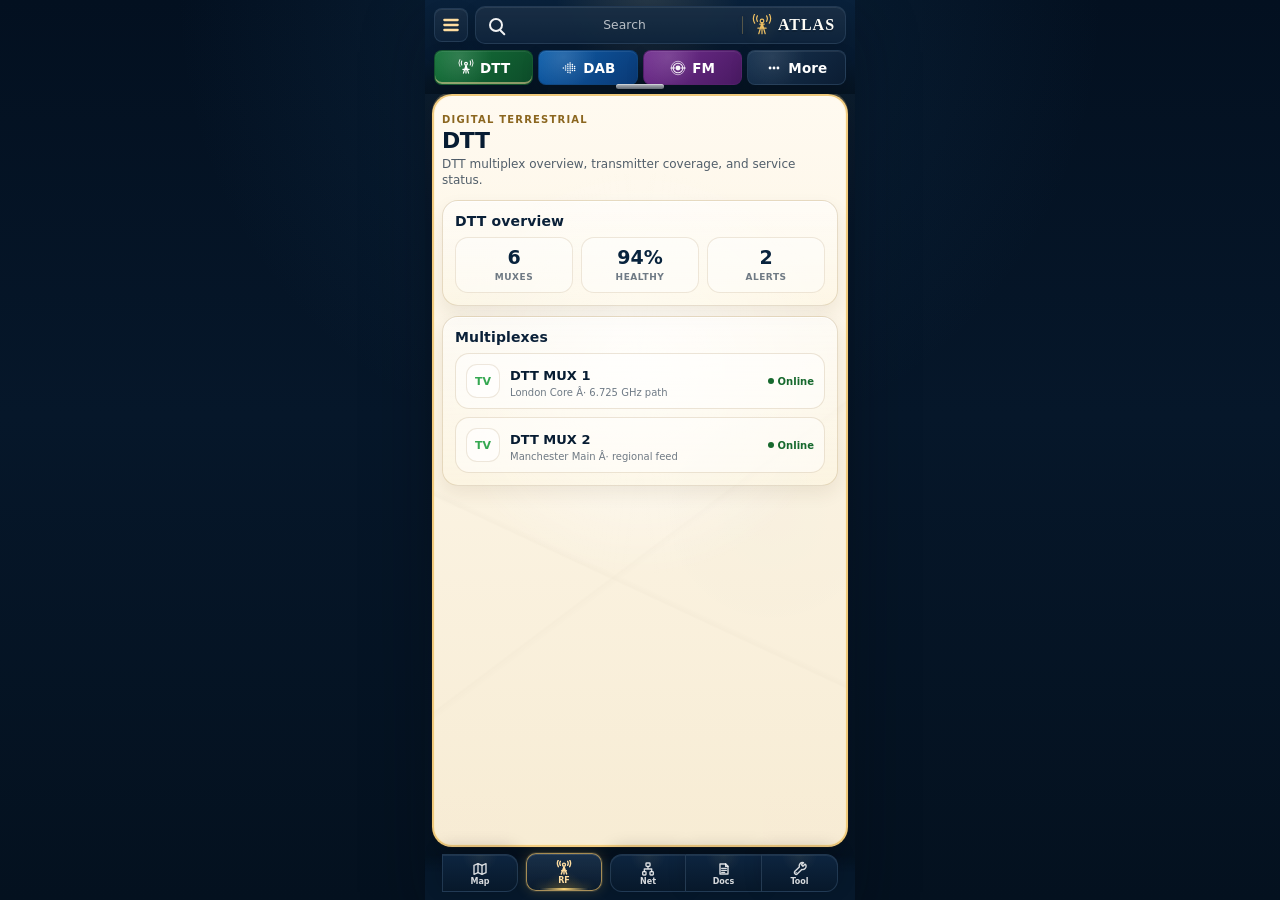
<file: dab.html>
<!doctype html>
<html lang="en">
<head>
  <meta charset="utf-8" />
  <meta name="viewport" content="width=device-width, initial-scale=1, viewport-fit=cover" />
  <title>RF Atlas DTT</title>
  <link rel="stylesheet" href="shell.css" />
  <link rel="stylesheet" href="page.css" />
</head>

<body>
  <main class="phone" data-page="dtt" data-nav="rf" data-service="dtt" data-version="0.1.35">
    <section class="content-canvas" aria-label="RF Atlas DTT content">
      <article class="page-content">
        <header class="page-head">
          <div class="page-kicker">Digital terrestrial</div>
          <h1 class="page-title">DTT</h1>
          <p class="page-lede">DTT multiplex overview, transmitter coverage, and service status.</p>
        </header>

        <section class="card">
          <h2 class="card-title">DTT overview</h2>
          <div class="metric-grid">
            <div class="metric"><strong>6</strong><span>Muxes</span></div>
            <div class="metric"><strong>94%</strong><span>Healthy</span></div>
            <div class="metric"><strong>2</strong><span>Alerts</span></div>
          </div>
        </section>

        <section class="card">
          <h2 class="card-title">Multiplexes</h2>
          <div class="list">
            <a class="list-row" href="rf.html"><span class="row-icon">TV</span><span><b class="row-title">DTT MUX 1</b><div class="row-sub">London Core Â· 6.725 GHz path</div></span><span class="status">Online</span></a>
            <a class="list-row" href="rf.html"><span class="row-icon">TV</span><span><b class="row-title">DTT MUX 2</b><div class="row-sub">Manchester Main Â· regional feed</div></span><span class="status">Online</span></a>
          </div>
        </section>
      </article>
    </section>
  </main>

  <script src="shell.js"></script>
</body>
</html>
</file>
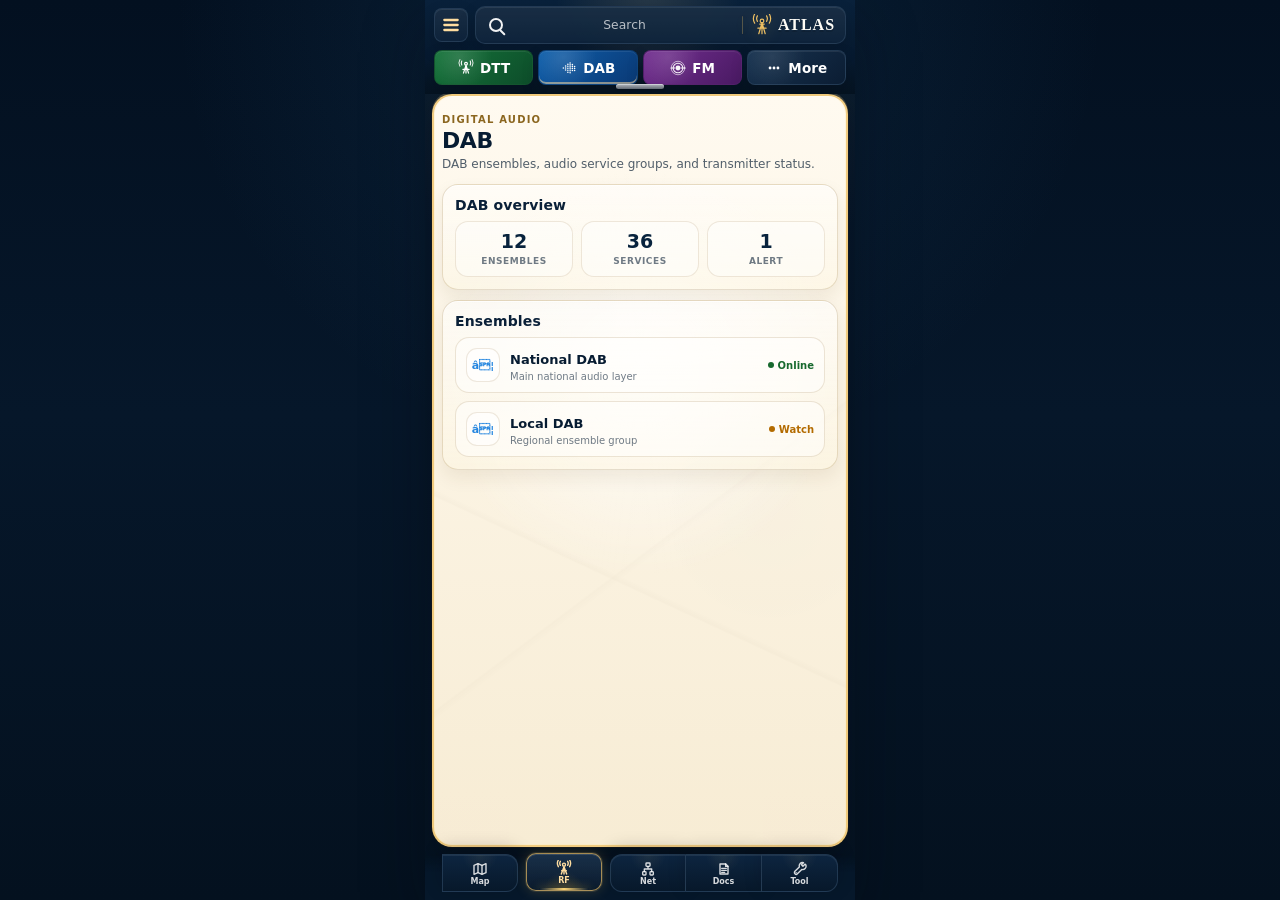
<file: dtt.html>
<!doctype html>
<html lang="en">
<head>
  <meta charset="utf-8" />
  <meta name="viewport" content="width=device-width, initial-scale=1, viewport-fit=cover" />
  <title>RF Atlas DAB</title>
  <link rel="stylesheet" href="shell.css" />
  <link rel="stylesheet" href="page.css" />
</head>

<body>
  <main class="phone" data-page="dab" data-nav="rf" data-service="dab" data-version="0.1.35">
    <section class="content-canvas" aria-label="RF Atlas DAB content">
      <article class="page-content">
        <header class="page-head">
          <div class="page-kicker">Digital audio</div>
          <h1 class="page-title">DAB</h1>
          <p class="page-lede">DAB ensembles, audio service groups, and transmitter status.</p>
        </header>

        <section class="card">
          <h2 class="card-title">DAB overview</h2>
          <div class="metric-grid">
            <div class="metric"><strong>12</strong><span>Ensembles</span></div>
            <div class="metric"><strong>36</strong><span>Services</span></div>
            <div class="metric"><strong>1</strong><span>Alert</span></div>
          </div>
        </section>

        <section class="card">
          <h2 class="card-title">Ensembles</h2>
          <div class="list">
            <a class="list-row" href="rf.html"><span class="row-icon">â¦</span><span><b class="row-title">National DAB</b><div class="row-sub">Main national audio layer</div></span><span class="status">Online</span></a>
            <a class="list-row" href="rf.html"><span class="row-icon">â¦</span><span><b class="row-title">Local DAB</b><div class="row-sub">Regional ensemble group</div></span><span class="status warn">Watch</span></a>
          </div>
        </section>
      </article>
    </section>
  </main>

  <script src="shell.js"></script>
</body>
</html>
</file>
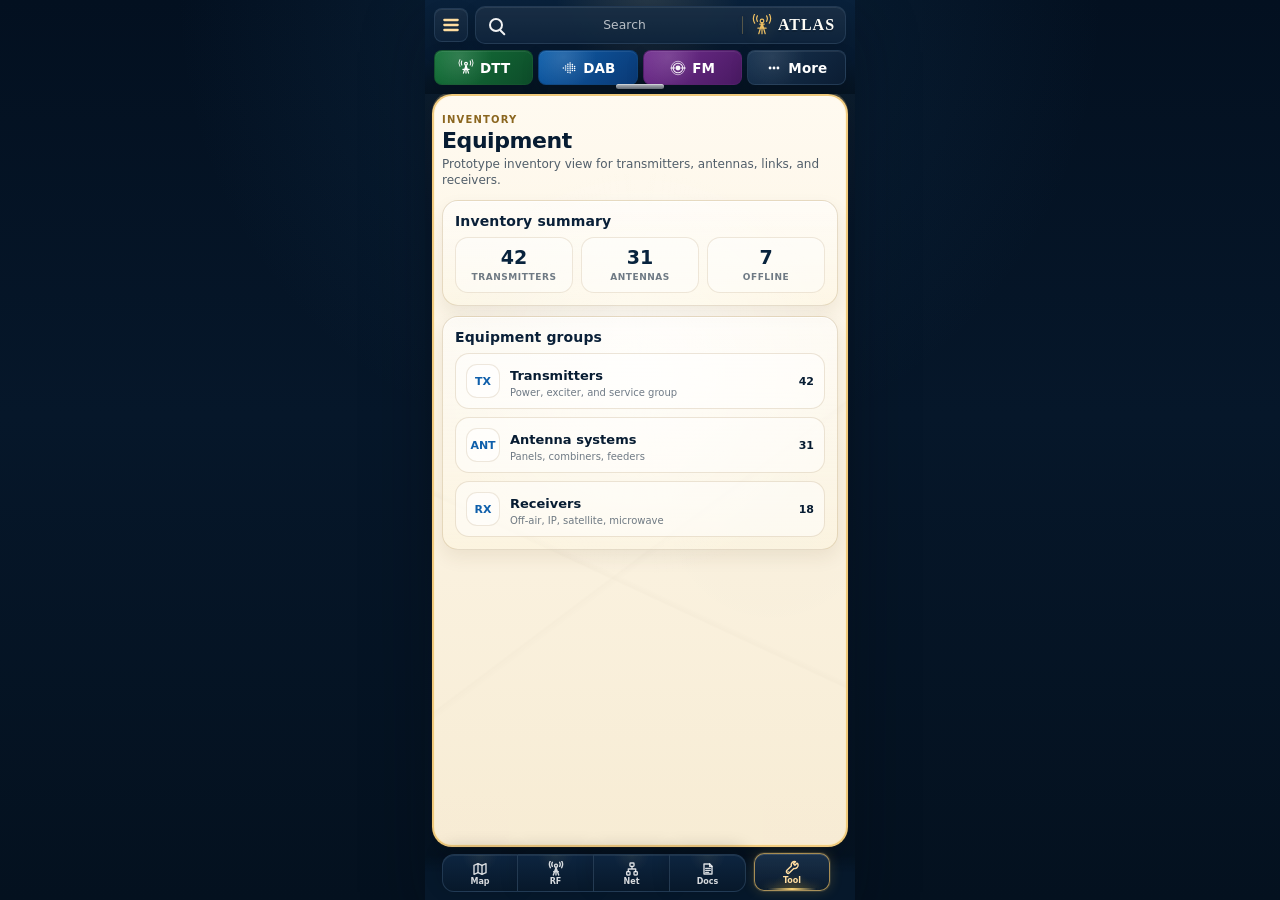
<file: equipment.html>
<!doctype html>
<html lang="en">
<head>
  <meta charset="utf-8" />
  <meta name="viewport" content="width=device-width, initial-scale=1, viewport-fit=cover" />
  <title>RF Atlas Equipment</title>
  <link rel="stylesheet" href="shell.css" />
  <link rel="stylesheet" href="page.css" />
</head>

<body>
  <main class="phone" data-page="equipment" data-nav="tools" data-version="0.1.35">
    <section class="content-canvas" aria-label="RF Atlas Equipment content">
      <article class="page-content">
        <header class="page-head">
          <div class="page-kicker">Inventory</div>
          <h1 class="page-title">Equipment</h1>
          <p class="page-lede">Prototype inventory view for transmitters, antennas, links, and receivers.</p>
        </header>

        <section class="card">
          <h2 class="card-title">Inventory summary</h2>
          <div class="metric-grid">
            <div class="metric"><strong>42</strong><span>Transmitters</span></div>
            <div class="metric"><strong>31</strong><span>Antennas</span></div>
            <div class="metric"><strong>7</strong><span>Offline</span></div>
          </div>
        </section>

        <section class="card">
          <h2 class="card-title">Equipment groups</h2>
          <div class="list">
            <a class="list-row" href="#"><span class="row-icon">TX</span><span><b class="row-title">Transmitters</b><div class="row-sub">Power, exciter, and service group</div></span><span class="row-value">42</span></a>
            <a class="list-row" href="#"><span class="row-icon">ANT</span><span><b class="row-title">Antenna systems</b><div class="row-sub">Panels, combiners, feeders</div></span><span class="row-value">31</span></a>
            <a class="list-row" href="#"><span class="row-icon">RX</span><span><b class="row-title">Receivers</b><div class="row-sub">Off-air, IP, satellite, microwave</div></span><span class="row-value">18</span></a>
          </div>
        </section>
      </article>
    </section>
  </main>

  <script src="shell.js"></script>
</body>
</html>
</file>
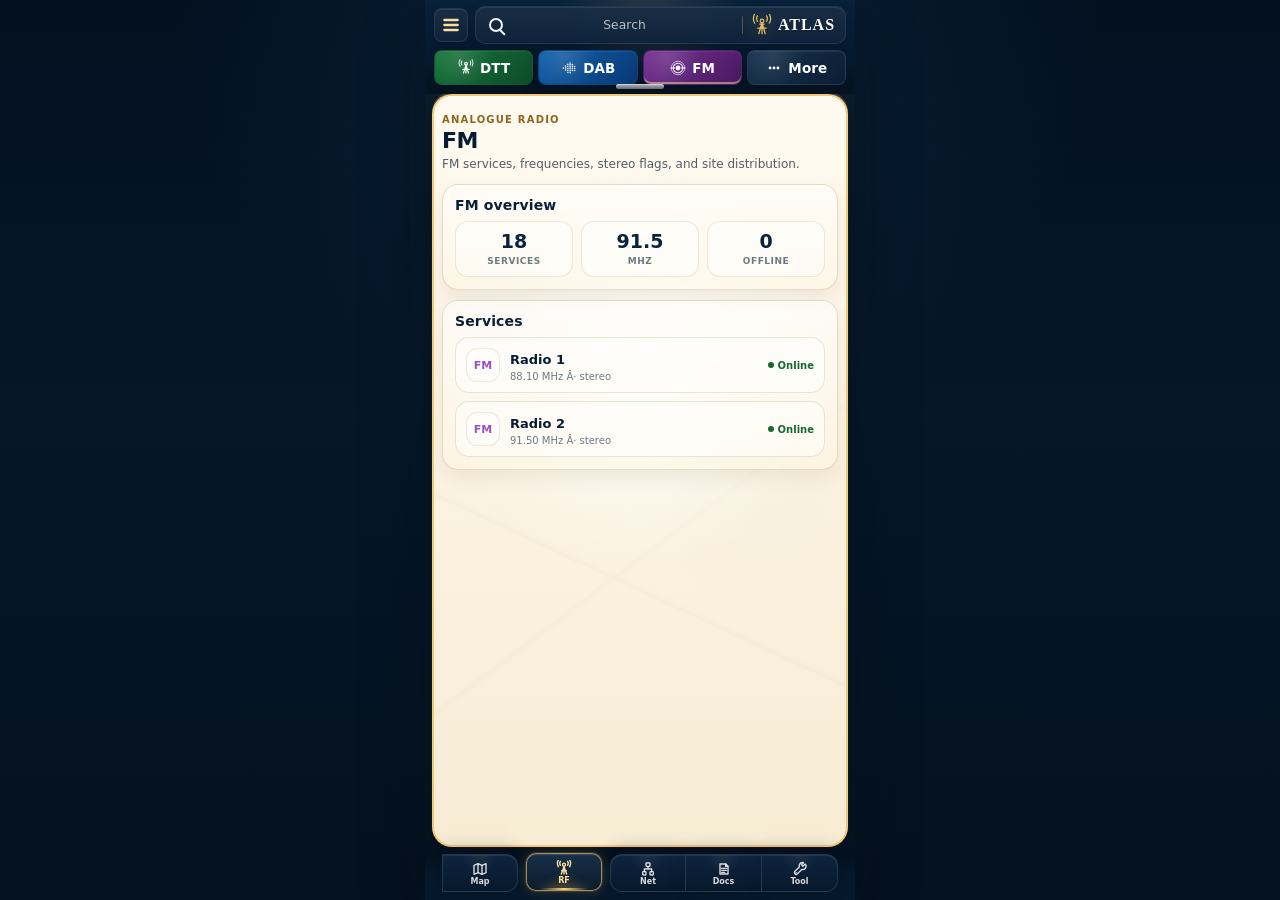
<file: fm.html>
<!doctype html>
<html lang="en">
<head>
  <meta charset="utf-8" />
  <meta name="viewport" content="width=device-width, initial-scale=1, viewport-fit=cover" />
  <title>RF Atlas FM</title>
  <link rel="stylesheet" href="shell.css" />
  <link rel="stylesheet" href="page.css" />
</head>

<body>
  <main class="phone" data-page="fm" data-nav="rf" data-service="fm" data-version="0.1.35">
    <section class="content-canvas" aria-label="RF Atlas FM content">
      <article class="page-content">
        <header class="page-head">
          <div class="page-kicker">Analogue radio</div>
          <h1 class="page-title">FM</h1>
          <p class="page-lede">FM services, frequencies, stereo flags, and site distribution.</p>
        </header>

        <section class="card">
          <h2 class="card-title">FM overview</h2>
          <div class="metric-grid">
            <div class="metric"><strong>18</strong><span>Services</span></div>
            <div class="metric"><strong>91.5</strong><span>MHz</span></div>
            <div class="metric"><strong>0</strong><span>Offline</span></div>
          </div>
        </section>

        <section class="card">
          <h2 class="card-title">Services</h2>
          <div class="list">
            <a class="list-row" href="rf.html"><span class="row-icon">FM</span><span><b class="row-title">Radio 1</b><div class="row-sub">88.10 MHz Â· stereo</div></span><span class="status">Online</span></a>
            <a class="list-row" href="rf.html"><span class="row-icon">FM</span><span><b class="row-title">Radio 2</b><div class="row-sub">91.50 MHz Â· stereo</div></span><span class="status">Online</span></a>
          </div>
        </section>
      </article>
    </section>
  </main>

  <script src="shell.js"></script>
</body>
</html>
</file>
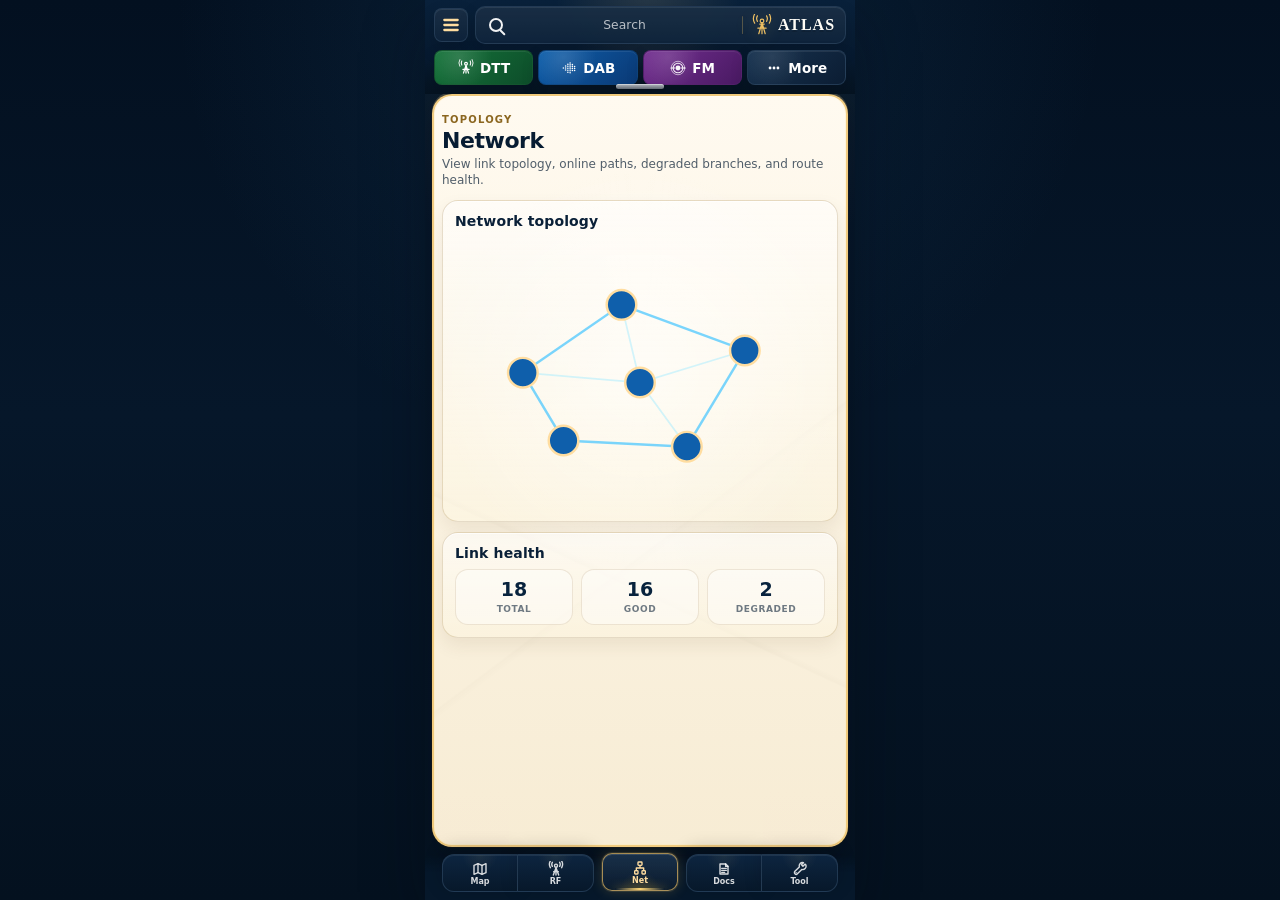
<file: network.html>
<!doctype html>
<html lang="en">
<head>
  <meta charset="utf-8" />
  <meta name="viewport" content="width=device-width, initial-scale=1, viewport-fit=cover" />
  <title>RF Atlas Network</title>
  <link rel="stylesheet" href="shell.css" />
  <link rel="stylesheet" href="page.css" />
</head>

<body>
  <main class="phone" data-page="network" data-nav="network" data-version="0.1.35">
    <section class="content-canvas" aria-label="RF Atlas Network content">
      <article class="page-content">
        <header class="page-head">
          <div class="page-kicker">Topology</div>
          <h1 class="page-title">Network</h1>
          <p class="page-lede">View link topology, online paths, degraded branches, and route health.</p>
        </header>

        <section class="card">
          <h2 class="card-title">Network topology</h2>
          <div class="topology">
            <svg viewBox="0 0 300 220" fill="none">
              <path d="M55 110 135 55 235 92 188 170 88 165 55 110Z" stroke="#48c7ff" stroke-width="2" opacity=".72"/>
              <path d="M135 55 150 118 188 170M55 110 150 118 235 92" stroke="#9be8ff" stroke-width="1.4" opacity=".45"/>
              <g fill="#0f5fab" stroke="#ffdda0" stroke-width="2">
                <circle cx="55" cy="110" r="12"/><circle cx="135" cy="55" r="12"/><circle cx="235" cy="92" r="12"/><circle cx="188" cy="170" r="12"/><circle cx="88" cy="165" r="12"/><circle cx="150" cy="118" r="12"/>
              </g>
            </svg>
          </div>
        </section>

        <section class="card">
          <h2 class="card-title">Link health</h2>
          <div class="metric-grid">
            <div class="metric"><strong>18</strong><span>Total</span></div>
            <div class="metric"><strong>16</strong><span>Good</span></div>
            <div class="metric"><strong>2</strong><span>Degraded</span></div>
          </div>
        </section>
      </article>
    </section>
  </main>

  <script src="shell.js"></script>
</body>
</html>
</file>
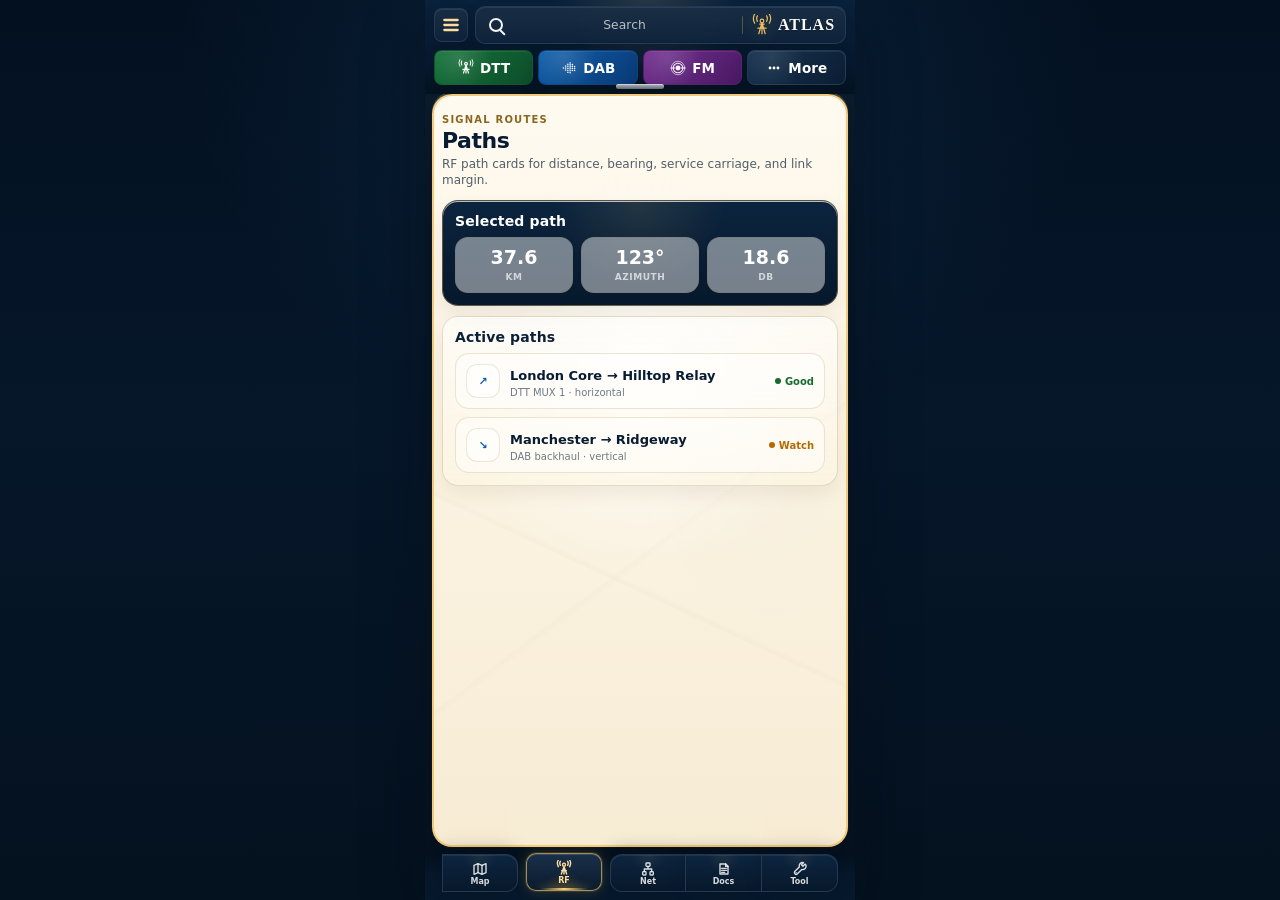
<file: paths.html>
<!doctype html>
<html lang="en">
<head>
  <meta charset="utf-8" />
  <meta name="viewport" content="width=device-width, initial-scale=1, viewport-fit=cover" />
  <title>RF Atlas Paths</title>
  <link rel="stylesheet" href="shell.css" />
  <link rel="stylesheet" href="page.css" />
</head>

<body>
  <main class="phone" data-page="paths" data-nav="rf" data-version="0.1.35">
    <section class="content-canvas" aria-label="RF Atlas Paths content">
      <article class="page-content">
        <header class="page-head">
          <div class="page-kicker">Signal routes</div>
          <h1 class="page-title">Paths</h1>
          <p class="page-lede">RF path cards for distance, bearing, service carriage, and link margin.</p>
        </header>

        <section class="card is-dark">
          <h2 class="card-title">Selected path</h2>
          <div class="metric-grid">
            <div class="metric"><strong>37.6</strong><span>km</span></div>
            <div class="metric"><strong>123°</strong><span>Azimuth</span></div>
            <div class="metric"><strong>18.6</strong><span>dB</span></div>
          </div>
        </section>

        <section class="card">
          <h2 class="card-title">Active paths</h2>
          <div class="list">
            <a class="list-row" href="rf.html"><span class="row-icon">↗</span><span><b class="row-title">London Core → Hilltop Relay</b><div class="row-sub">DTT MUX 1 · horizontal</div></span><span class="status">Good</span></a>
            <a class="list-row" href="rf.html"><span class="row-icon">↘</span><span><b class="row-title">Manchester → Ridgeway</b><div class="row-sub">DAB backhaul · vertical</div></span><span class="status warn">Watch</span></a>
          </div>
        </section>
      </article>
    </section>
  </main>

  <script src="shell.js"></script>
</body>
</html>
</file>
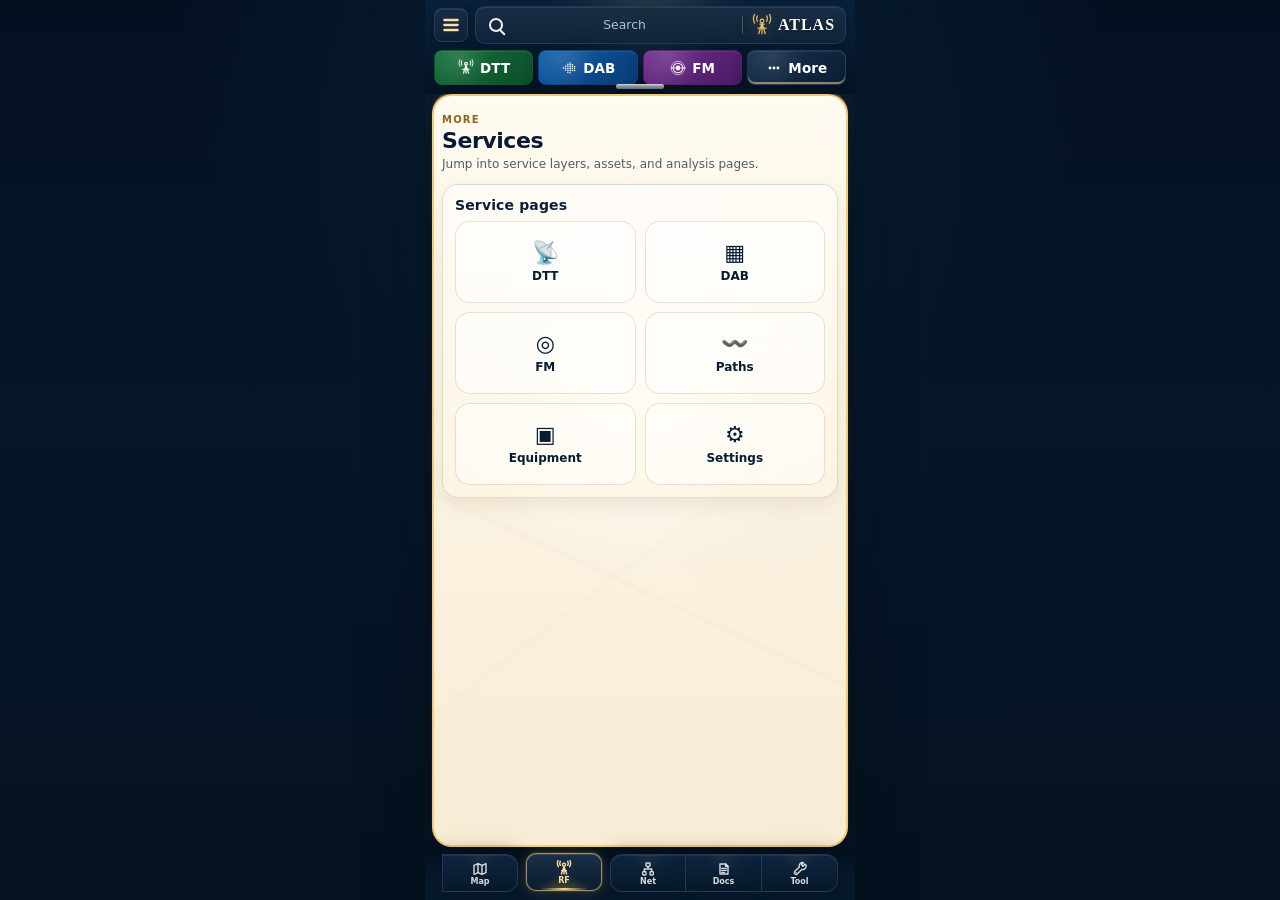
<file: services.html>
<!doctype html>
<html lang="en">
<head>
  <meta charset="utf-8" />
  <meta name="viewport" content="width=device-width, initial-scale=1, viewport-fit=cover" />
  <title>RF Atlas Services</title>
  <link rel="stylesheet" href="shell.css" />
  <link rel="stylesheet" href="page.css" />
</head>

<body>
  <main class="phone" data-page="more" data-nav="rf" data-service="more" data-version="0.1.35">
    <section class="content-canvas" aria-label="RF Atlas Services content">
      <article class="page-content">
        <header class="page-head">
          <div class="page-kicker">More</div>
          <h1 class="page-title">Services</h1>
          <p class="page-lede">Jump into service layers, assets, and analysis pages.</p>
        </header>

        <section class="card">
          <h2 class="card-title">Service pages</h2>
          <div class="action-grid">
            <a class="action-card" href="dtt.html"><span class="action-icon">📡</span><strong>DTT</strong></a>
            <a class="action-card" href="dab.html"><span class="action-icon">▦</span><strong>DAB</strong></a>
            <a class="action-card" href="fm.html"><span class="action-icon">◎</span><strong>FM</strong></a>
            <a class="action-card" href="paths.html"><span class="action-icon">〰️</span><strong>Paths</strong></a>
            <a class="action-card" href="equipment.html"><span class="action-icon">▣</span><strong>Equipment</strong></a>
            <a class="action-card" href="settings.html"><span class="action-icon">⚙️</span><strong>Settings</strong></a>
          </div>
        </section>
      </article>
    </section>
  </main>

  <script src="shell.js"></script>
</body>
</html>
</file>
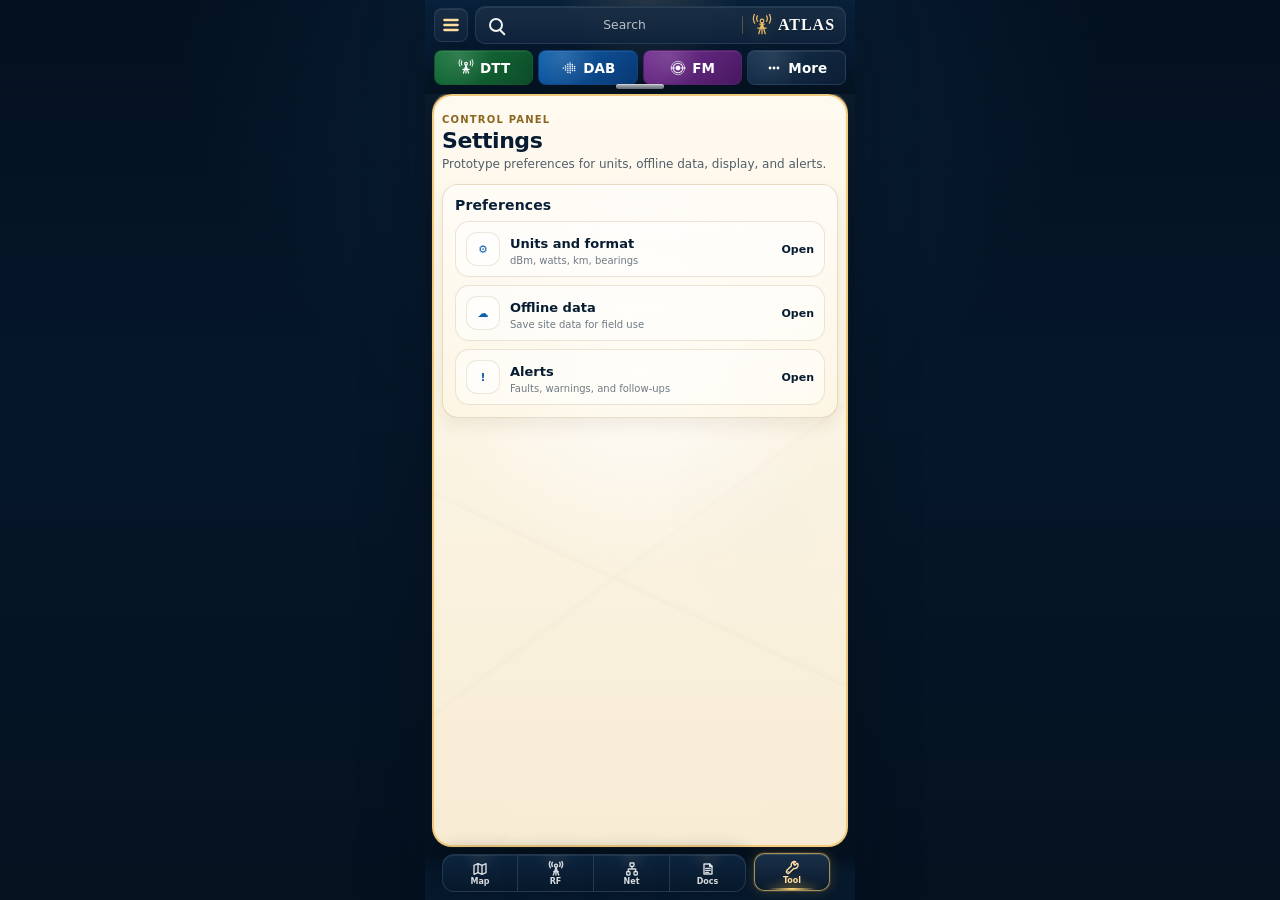
<file: settings.html>
<!doctype html>
<html lang="en">
<head>
  <meta charset="utf-8" />
  <meta name="viewport" content="width=device-width, initial-scale=1, viewport-fit=cover" />
  <title>RF Atlas Settings</title>
  <link rel="stylesheet" href="shell.css" />
  <link rel="stylesheet" href="page.css" />
</head>

<body>
  <main class="phone" data-page="settings" data-nav="tools" data-version="0.1.35">
    <section class="content-canvas" aria-label="RF Atlas Settings content">
      <article class="page-content">
        <header class="page-head">
          <div class="page-kicker">Control panel</div>
          <h1 class="page-title">Settings</h1>
          <p class="page-lede">Prototype preferences for units, offline data, display, and alerts.</p>
        </header>

        <section class="card">
          <h2 class="card-title">Preferences</h2>
          <div class="list">
            <a class="list-row" href="#"><span class="row-icon">⚙</span><span><b class="row-title">Units and format</b><div class="row-sub">dBm, watts, km, bearings</div></span><span class="row-value">Open</span></a>
            <a class="list-row" href="#"><span class="row-icon">☁</span><span><b class="row-title">Offline data</b><div class="row-sub">Save site data for field use</div></span><span class="row-value">Open</span></a>
            <a class="list-row" href="#"><span class="row-icon">!</span><span><b class="row-title">Alerts</b><div class="row-sub">Faults, warnings, and follow-ups</div></span><span class="row-value">Open</span></a>
          </div>
        </section>
      </article>
    </section>
  </main>

  <script src="shell.js"></script>
</body>
</html>
</file>
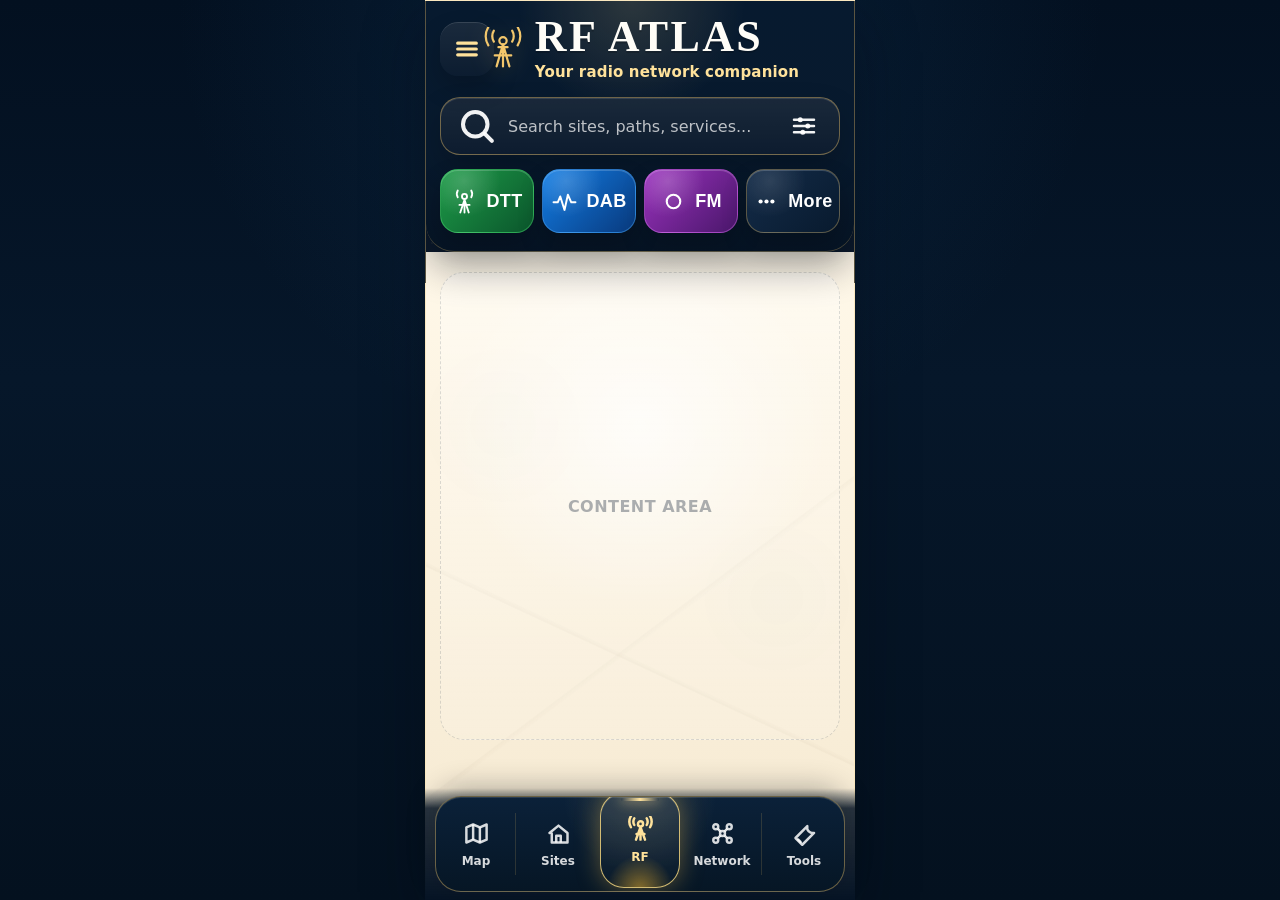
<file: Shell.html>
<!doctype html>
<html lang="en">
<head>
  <meta charset="utf-8" />
  <meta name="viewport" content="width=device-width, initial-scale=1, viewport-fit=cover" />
  <title>RF Atlas Shell v0.1.0</title>

  <style>
    :root {
      --ink: #071627;
      --navy: #071a2f;
      --navy-2: #09213c;
      --navy-3: #0d2b4a;
      --cream: #f7ecd4;
      --cream-2: #fff8e9;
      --gold: #f3c76c;
      --gold-2: #ffe29b;
      --line: rgba(243, 199, 108, 0.42);
      --soft-line: rgba(12, 30, 50, 0.12);
      --text: #102033;
      --muted: rgba(255, 255, 255, 0.72);
      --green: #14813a;
      --blue: #0d5db9;
      --purple: #77269c;
      --shadow: 0 22px 60px rgba(2, 9, 20, 0.32);
      --radius-xl: 30px;
      --radius-lg: 22px;
      --radius-md: 16px;
      --bottom-nav-height: 96px;
    }

    * {
      box-sizing: border-box;
      -webkit-tap-highlight-color: transparent;
    }

    html,
    body {
      min-height: 100%;
      margin: 0;
      background:
        radial-gradient(circle at 50% 0%, rgba(24, 80, 128, 0.25), transparent 42%),
        linear-gradient(180deg, #031020 0%, #06172a 42%, #04111f 100%);
      color: var(--text);
      font-family: Inter, ui-sans-serif, system-ui, -apple-system, BlinkMacSystemFont, "Segoe UI", sans-serif;
    }

    body {
      display: flex;
      justify-content: center;
    }

    .phone {
      width: min(100vw, 430px);
      min-height: 100svh;
      position: relative;
      overflow: hidden;
      background:
        linear-gradient(180deg, rgba(7, 21, 39, 0.98) 0 282px, transparent 282px),
        radial-gradient(circle at 50% 18%, rgba(255, 226, 155, 0.08), transparent 30%),
        var(--cream-2);
      border: 1px solid rgba(243, 199, 108, 0.34);
      box-shadow: var(--shadow);
      isolation: isolate;
    }

    .phone::before {
      content: "";
      position: absolute;
      inset: 0;
      pointer-events: none;
      opacity: 0.42;
      background-image:
        radial-gradient(circle at 18% 12%, rgba(243, 199, 108, 0.12) 0 1px, transparent 1px),
        radial-gradient(circle at 82% 18%, rgba(255, 255, 255, 0.07) 0 1px, transparent 1px),
        linear-gradient(110deg, transparent 0 42%, rgba(255, 255, 255, 0.04) 48%, transparent 54%);
      background-size: 34px 34px, 47px 47px, 100% 100%;
      mix-blend-mode: screen;
    }

    .top-shell {
      position: sticky;
      top: 0;
      z-index: 10;
      padding: calc(env(safe-area-inset-top) + 14px) 14px 18px;
      color: white;
      background:
        radial-gradient(circle at 48% 0%, rgba(255, 216, 139, 0.15), transparent 34%),
        linear-gradient(180deg, #071a2f 0%, #081a2e 60%, #061425 100%);
      border-bottom: 1px solid rgba(243, 199, 108, 0.32);
      border-radius: 0 0 28px 28px;
      box-shadow: 0 18px 36px rgba(3, 10, 20, 0.32);
    }

    .brand-row {
      min-height: 68px;
      display: grid;
      grid-template-columns: 56px 1fr 56px;
      align-items: center;
      gap: 10px;
    }

    .icon-button {
      width: 54px;
      height: 54px;
      border: 1px solid var(--line);
      border-radius: 18px;
      background:
        linear-gradient(180deg, rgba(255, 255, 255, 0.08), rgba(255, 255, 255, 0.02)),
        rgba(8, 25, 45, 0.94);
      color: var(--gold-2);
      box-shadow:
        inset 0 1px 0 rgba(255, 255, 255, 0.12),
        0 12px 26px rgba(0, 0, 0, 0.18);
      display: grid;
      place-items: center;
      border: 0;
      cursor: pointer;
    }

    .icon-button svg {
      width: 28px;
      height: 28px;
      stroke-width: 2.7;
    }

    .brand {
      display: flex;
      align-items: center;
      justify-content: center;
      gap: 10px;
      min-width: 0;
      text-align: left;
    }

    .brand-mark {
      width: 44px;
      height: 44px;
      flex: 0 0 auto;
      color: var(--gold);
      filter: drop-shadow(0 4px 12px rgba(243, 199, 108, 0.24));
    }

    .brand-title {
      margin: 0;
      color: #fffdf7;
      font-family: Georgia, "Times New Roman", serif;
      font-size: clamp(31px, 9.8vw, 44px);
      letter-spacing: 0.055em;
      line-height: 0.9;
      text-shadow: 0 2px 0 rgba(0, 0, 0, 0.18);
      white-space: nowrap;
    }

    .brand-subtitle {
      margin: 6px 0 0;
      color: var(--gold-2);
      font-size: clamp(12px, 3.5vw, 15px);
      font-weight: 600;
      letter-spacing: 0.012em;
      white-space: nowrap;
    }

    .search-shell {
      margin-top: 14px;
      height: 58px;
      display: grid;
      grid-template-columns: 42px 1fr 44px;
      align-items: center;
      gap: 8px;
      padding: 0 12px 0 15px;
      border: 1px solid rgba(243, 199, 108, 0.42);
      border-radius: 20px;
      background:
        linear-gradient(180deg, rgba(255, 255, 255, 0.075), rgba(255, 255, 255, 0.025)),
        rgba(8, 24, 43, 0.93);
      box-shadow:
        inset 0 1px 0 rgba(255, 255, 255, 0.12),
        0 14px 30px rgba(0, 0, 0, 0.2);
    }

    .search-shell svg {
      color: rgba(255, 255, 255, 0.94);
    }

    .search-shell input {
      width: 100%;
      border: 0;
      outline: 0;
      background: transparent;
      color: white;
      font: inherit;
      font-size: 16px;
      font-weight: 520;
      min-width: 0;
    }

    .search-shell input::placeholder {
      color: rgba(255, 255, 255, 0.72);
    }

    .filter-button {
      width: 42px;
      height: 42px;
      display: grid;
      place-items: center;
      border: 0;
      border-radius: 14px;
      color: var(--gold-2);
      background: transparent;
      cursor: pointer;
    }

    .quick-access {
      margin-top: 14px;
      display: grid;
      grid-template-columns: repeat(4, minmax(0, 1fr));
      gap: 8px;
    }

    .quick-chip {
      min-width: 0;
      height: 64px;
      border: 1px solid rgba(255, 255, 255, 0.17);
      border-radius: 18px;
      color: #fff;
      display: flex;
      align-items: center;
      justify-content: center;
      gap: 8px;
      font-weight: 830;
      font-size: clamp(14px, 4vw, 18px);
      letter-spacing: 0.02em;
      box-shadow:
        inset 0 1px 0 rgba(255, 255, 255, 0.18),
        0 12px 24px rgba(0, 0, 0, 0.22);
      border-bottom-color: rgba(0, 0, 0, 0.32);
      cursor: pointer;
      overflow: hidden;
    }

    .quick-chip svg {
      width: 27px;
      height: 27px;
      flex: 0 0 auto;
    }

    .quick-chip.is-dtt {
      background:
        radial-gradient(circle at 25% 18%, rgba(255, 255, 255, 0.18), transparent 42%),
        linear-gradient(135deg, #1d9b48, #0b562c);
      border-color: rgba(93, 255, 133, 0.35);
    }

    .quick-chip.is-dab {
      background:
        radial-gradient(circle at 25% 18%, rgba(255, 255, 255, 0.18), transparent 42%),
        linear-gradient(135deg, #127de4, #093a7e);
      border-color: rgba(83, 176, 255, 0.42);
    }

    .quick-chip.is-fm {
      background:
        radial-gradient(circle at 25% 18%, rgba(255, 255, 255, 0.2), transparent 42%),
        linear-gradient(135deg, #9a32bd, #4a176b);
      border-color: rgba(234, 124, 255, 0.4);
    }

    .quick-chip.is-more {
      background:
        radial-gradient(circle at 25% 18%, rgba(255, 255, 255, 0.12), transparent 42%),
        linear-gradient(135deg, #142c49, #081a2e);
      border-color: rgba(243, 199, 108, 0.34);
      font-weight: 760;
    }

    .content-canvas {
      position: relative;
      z-index: 1;
      min-height: calc(100svh - 282px);
      padding: 20px 14px calc(var(--bottom-nav-height) + env(safe-area-inset-bottom) + 22px);
      background:
        radial-gradient(circle at 50% 28%, rgba(255, 255, 255, 0.72), transparent 38%),
        linear-gradient(180deg, #fff8e9 0%, #f6ead2 100%);
    }

    .content-canvas::before {
      content: "";
      position: absolute;
      inset: 0;
      pointer-events: none;
      opacity: 0.3;
      background-image:
        linear-gradient(25deg, transparent 0 37%, rgba(66, 44, 18, 0.10) 37.2%, transparent 37.8%),
        linear-gradient(143deg, transparent 0 58%, rgba(66, 44, 18, 0.08) 58.2%, transparent 58.9%),
        radial-gradient(circle at 18% 28%, rgba(33, 90, 120, 0.055), transparent 18%),
        radial-gradient(circle at 82% 56%, rgba(33, 90, 120, 0.05), transparent 20%);
      filter: blur(0.2px);
    }

    .blank-hint {
      position: relative;
      min-height: 52svh;
      border: 1px dashed rgba(10, 31, 54, 0.14);
      border-radius: 24px;
      background:
        linear-gradient(180deg, rgba(255, 255, 255, 0.38), rgba(255, 255, 255, 0.12));
      display: grid;
      place-items: center;
      color: rgba(16, 32, 51, 0.35);
      text-align: center;
      font-weight: 750;
      letter-spacing: 0.03em;
    }

    .bottom-shell {
      position: fixed;
      left: 50%;
      bottom: 0;
      z-index: 20;
      width: min(100vw, 430px);
      transform: translateX(-50%);
      padding: 8px 10px calc(env(safe-area-inset-bottom) + 8px);
      background:
        linear-gradient(180deg, rgba(7, 22, 39, 0), rgba(7, 22, 39, 0.86) 18%, #061425 100%);
    }

    .bottom-nav {
      height: var(--bottom-nav-height);
      display: grid;
      grid-template-columns: repeat(5, minmax(0, 1fr));
      gap: 2px;
      border: 1px solid rgba(243, 199, 108, 0.42);
      border-radius: 26px;
      background:
        radial-gradient(circle at 50% 0%, rgba(255, 217, 133, 0.14), transparent 34%),
        linear-gradient(180deg, #0b2139, #061625);
      box-shadow:
        inset 0 1px 0 rgba(255, 255, 255, 0.12),
        0 -8px 28px rgba(4, 10, 18, 0.3);
      overflow: hidden;
    }

    .nav-item {
      position: relative;
      min-width: 0;
      border: 0;
      background: transparent;
      color: rgba(255, 255, 255, 0.84);
      display: grid;
      place-items: center;
      align-content: center;
      gap: 7px;
      font: inherit;
      font-size: 12px;
      font-weight: 680;
      cursor: pointer;
    }

    .nav-item::after {
      content: "";
      position: absolute;
      right: 0;
      top: 16px;
      bottom: 16px;
      width: 1px;
      background: rgba(243, 199, 108, 0.16);
    }

    .nav-item:last-child::after,
    .nav-item.is-active::after,
    .nav-item:has(+ .is-active)::after {
      display: none;
    }

    .nav-item svg {
      width: 27px;
      height: 27px;
      stroke-width: 2.2;
    }

    .nav-item.is-active {
      color: var(--gold-2);
      margin: -1px 0;
      border: 1px solid rgba(255, 223, 130, 0.8);
      border-radius: 24px;
      background:
        radial-gradient(circle at 50% 102%, rgba(255, 190, 47, 0.5), transparent 32%),
        linear-gradient(180deg, rgba(255, 255, 255, 0.08), rgba(255, 255, 255, 0.015));
      box-shadow:
        inset 0 1px 0 rgba(255, 255, 255, 0.18),
        0 0 24px rgba(255, 199, 75, 0.35);
      transform: translateY(-4px);
    }

    .nav-item.is-active::before {
      content: "";
      position: absolute;
      top: 5px;
      left: 50%;
      width: 38px;
      height: 3px;
      transform: translateX(-50%);
      border-radius: 99px;
      background: linear-gradient(90deg, transparent, var(--gold-2), transparent);
      box-shadow: 0 0 12px rgba(255, 224, 150, 0.9);
    }

    @media (max-width: 380px) {
      .brand-row {
        grid-template-columns: 50px 1fr 32px;
      }

      .icon-button {
        width: 50px;
        height: 50px;
      }

      .brand {
        gap: 8px;
      }

      .brand-mark {
        width: 38px;
        height: 38px;
      }

      .quick-chip {
        height: 58px;
        gap: 5px;
      }

      .quick-chip svg {
        width: 23px;
        height: 23px;
      }

      .bottom-nav {
        height: 88px;
      }

      :root {
        --bottom-nav-height: 88px;
      }
    }
  </style>
</head>

<body>
  <main class="phone" aria-label="RF Atlas app shell">
    <header class="top-shell">
      <section class="brand-row" aria-label="App header">
        <button class="icon-button" type="button" aria-label="Open menu">
          <svg viewBox="0 0 24 24" fill="none" stroke="currentColor" aria-hidden="true">
            <path d="M4 7h16M4 12h16M4 17h16" stroke-linecap="round" />
          </svg>
        </button>

        <div class="brand" aria-label="RF Atlas">
          <svg class="brand-mark" viewBox="0 0 48 48" fill="none" stroke="currentColor" aria-hidden="true">
            <path d="M24 19v24M17 43l7-24 7 24M15 31h18M19 22h10" stroke-width="2.4" stroke-linecap="round" stroke-linejoin="round" />
            <circle cx="24" cy="15" r="4" stroke-width="2.4" />
            <path d="M14 16a12 12 0 0 1 0-12M34 4a12 12 0 0 1 0 12M8 20a20 20 0 0 1 0-20M40 0a20 20 0 0 1 0 20" stroke-width="2.4" stroke-linecap="round" />
          </svg>

          <div>
            <h1 class="brand-title">RF ATLAS</h1>
            <p class="brand-subtitle">Your radio network companion</p>
          </div>
        </div>

        <span aria-hidden="true"></span>
      </section>

      <form class="search-shell" role="search" aria-label="Search sites, paths and services">
        <svg viewBox="0 0 24 24" fill="none" stroke="currentColor" aria-hidden="true">
          <circle cx="11" cy="11" r="7" stroke-width="2.3" />
          <path d="m16.5 16.5 4 4" stroke-width="2.3" stroke-linecap="round" />
        </svg>

        <input type="search" placeholder="Search sites, paths, services..." aria-label="Search" />

        <button class="filter-button" type="button" aria-label="Open filters">
          <svg viewBox="0 0 24 24" fill="none" stroke="currentColor" aria-hidden="true">
            <path d="M4 7h16M4 12h16M4 17h16" stroke-width="2" stroke-linecap="round" />
            <circle cx="9" cy="7" r="2" fill="currentColor" stroke="none" />
            <circle cx="15" cy="12" r="2" fill="currentColor" stroke="none" />
            <circle cx="11" cy="17" r="2" fill="currentColor" stroke="none" />
          </svg>
        </button>
      </form>

      <nav class="quick-access" aria-label="Quick access">
        <button class="quick-chip is-dtt" type="button">
          <svg viewBox="0 0 32 32" fill="none" stroke="currentColor" aria-hidden="true">
            <path d="M16 14v15M11 29l5-15 5 15M10 20h12" stroke-width="2.2" stroke-linecap="round" stroke-linejoin="round" />
            <circle cx="16" cy="10" r="3" stroke-width="2.2" />
            <path d="M8 11a8 8 0 0 1 0-8M24 3a8 8 0 0 1 0 8" stroke-width="2.2" stroke-linecap="round" />
          </svg>
          <span>DTT</span>
        </button>

        <button class="quick-chip is-dab" type="button">
          <svg viewBox="0 0 32 32" fill="none" stroke="currentColor" aria-hidden="true">
            <path d="M3 17h5l3-7 5 16 4-18 4 9h5" stroke-width="2.3" stroke-linecap="round" stroke-linejoin="round" />
          </svg>
          <span>DAB</span>
        </button>

        <button class="quick-chip is-fm" type="button">
          <svg viewBox="0 0 32 32" fill="none" stroke="currentColor" aria-hidden="true">
            <circle cx="16" cy="16" r="8" stroke-width="2.5" />
          </svg>
          <span>FM</span>
        </button>

        <button class="quick-chip is-more" type="button">
          <svg viewBox="0 0 32 32" fill="currentColor" aria-hidden="true">
            <circle cx="9" cy="16" r="2.5" />
            <circle cx="16" cy="16" r="2.5" />
            <circle cx="23" cy="16" r="2.5" />
          </svg>
          <span>More</span>
        </button>
      </nav>
    </header>

    <section class="content-canvas" aria-label="Content canvas">
      <div class="blank-hint">CONTENT AREA</div>
    </section>

    <footer class="bottom-shell">
      <nav class="bottom-nav" aria-label="Primary navigation">
        <button class="nav-item" type="button" aria-label="Map">
          <svg viewBox="0 0 24 24" fill="none" stroke="currentColor" aria-hidden="true">
            <path d="M3 6.5 9 4l6 2.5 6-2.5v13.5L15 20l-6-2.5L3 20V6.5Z" stroke-linejoin="round" />
            <path d="M9 4v13.5M15 6.5V20" />
          </svg>
          <span>Map</span>
        </button>

        <button class="nav-item" type="button" aria-label="Sites">
          <svg viewBox="0 0 24 24" fill="none" stroke="currentColor" aria-hidden="true">
            <path d="M4 11.5 12 5l8 6.5V20H6v-8" stroke-linecap="round" stroke-linejoin="round" />
            <path d="M10 20v-6h4v6" stroke-linejoin="round" />
          </svg>
          <span>Sites</span>
        </button>

        <button class="nav-item is-active" type="button" aria-label="RF, selected" aria-current="page">
          <svg viewBox="0 0 24 24" fill="none" stroke="currentColor" aria-hidden="true">
            <path d="M12 10v11M8 21l4-11 4 11M8.5 16h7" stroke-linecap="round" stroke-linejoin="round" />
            <circle cx="12" cy="7" r="2.25" />
            <path d="M6.5 8a6 6 0 0 1 0-6M17.5 2a6 6 0 0 1 0 6M3.5 10a10 10 0 0 1 0-10M20.5 0a10 10 0 0 1 0 10" stroke-linecap="round" />
          </svg>
          <span>RF</span>
        </button>

        <button class="nav-item" type="button" aria-label="Network">
          <svg viewBox="0 0 24 24" fill="none" stroke="currentColor" aria-hidden="true">
            <circle cx="6" cy="6" r="2.2" />
            <circle cx="18" cy="6" r="2.2" />
            <circle cx="6" cy="18" r="2.2" />
            <circle cx="18" cy="18" r="2.2" />
            <circle cx="12" cy="12" r="2.2" />
            <path d="M7.7 7.7 10.3 10.3M16.3 7.7 13.7 10.3M7.7 16.3 10.3 13.7M16.3 16.3 13.7 13.7" />
          </svg>
          <span>Network</span>
        </button>

        <button class="nav-item" type="button" aria-label="Tools">
          <svg viewBox="0 0 24 24" fill="none" stroke="currentColor" aria-hidden="true">
            <path d="M14.5 5.5a5 5 0 0 0 6 6L10 22 4 16 14.5 5.5Z" stroke-linecap="round" stroke-linejoin="round" />
            <path d="M6.5 17.5 8.5 19.5" stroke-linecap="round" />
          </svg>
          <span>Tools</span>
        </button>
      </nav>
    </footer>
  </main>
</body>
</html>
</file>
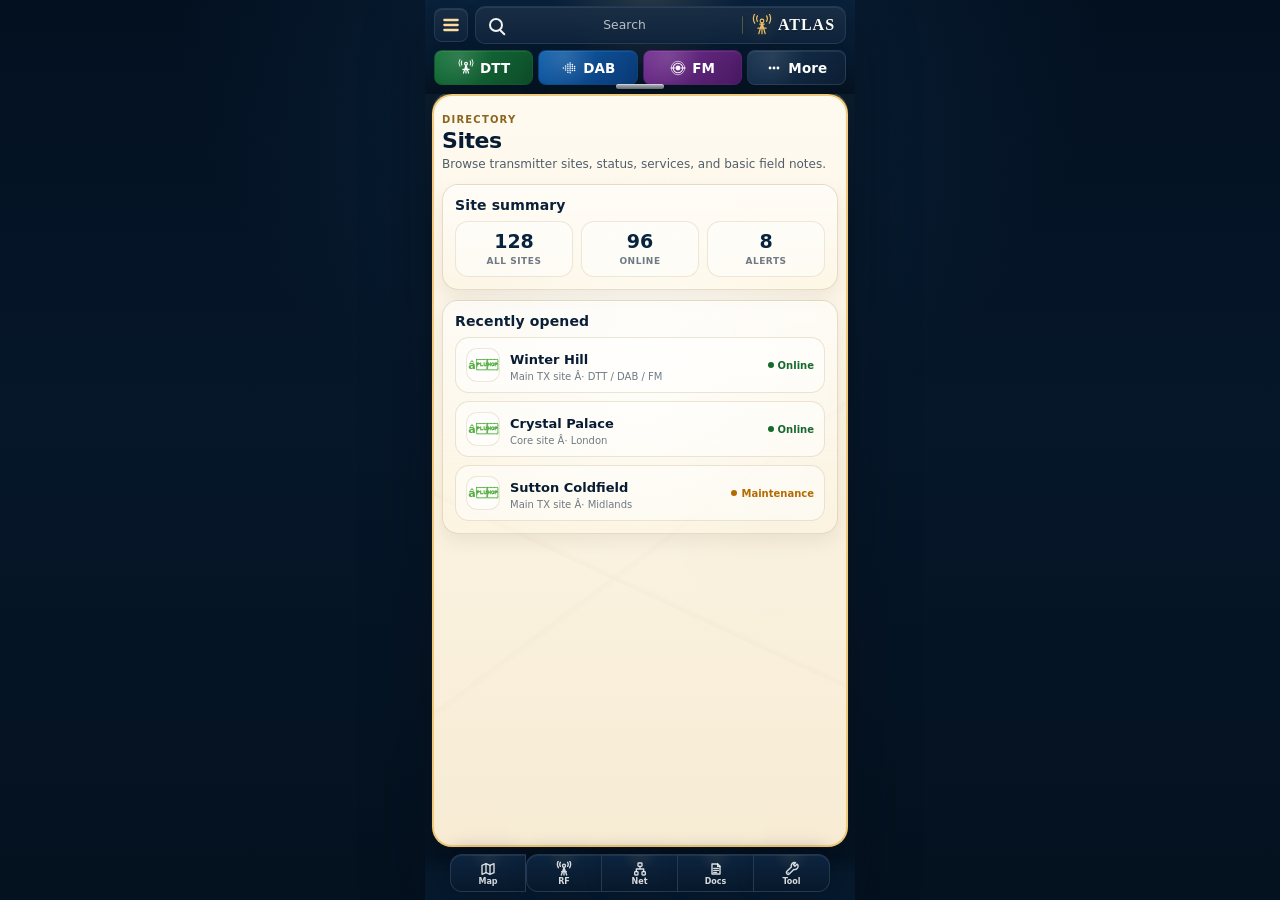
<file: sites.html>
<!doctype html>
<html lang="en">
<head>
  <meta charset="utf-8" />
  <meta name="viewport" content="width=device-width, initial-scale=1, viewport-fit=cover" />
  <title>RF Atlas Sites</title>
  <link rel="stylesheet" href="shell.css" />
  <link rel="stylesheet" href="page.css" />
</head>

<body>
  <main class="phone" data-page="sites" data-nav="sites" data-version="0.1.35">
    <section class="content-canvas" aria-label="RF Atlas Sites content">
      <article class="page-content">
        <header class="page-head">
          <div class="page-kicker">Directory</div>
          <h1 class="page-title">Sites</h1>
          <p class="page-lede">Browse transmitter sites, status, services, and basic field notes.</p>
        </header>

        <section class="card">
          <h2 class="card-title">Site summary</h2>
          <div class="metric-grid">
            <div class="metric"><strong>128</strong><span>All sites</span></div>
            <div class="metric"><strong>96</strong><span>Online</span></div>
            <div class="metric"><strong>8</strong><span>Alerts</span></div>
          </div>
        </section>

        <section class="card">
          <h2 class="card-title">Recently opened</h2>
          <div class="list">
            <a class="list-row" href="rf.html"><span class="row-icon">â</span><span><b class="row-title">Winter Hill</b><div class="row-sub">Main TX site Â· DTT / DAB / FM</div></span><span class="status">Online</span></a>
            <a class="list-row" href="rf.html"><span class="row-icon">â</span><span><b class="row-title">Crystal Palace</b><div class="row-sub">Core site Â· London</div></span><span class="status">Online</span></a>
            <a class="list-row" href="rf.html"><span class="row-icon">â</span><span><b class="row-title">Sutton Coldfield</b><div class="row-sub">Main TX site Â· Midlands</div></span><span class="status warn">Maintenance</span></a>
          </div>
        </section>
      </article>
    </section>
  </main>

  <script src="shell.js"></script>
</body>
</html>
</file>
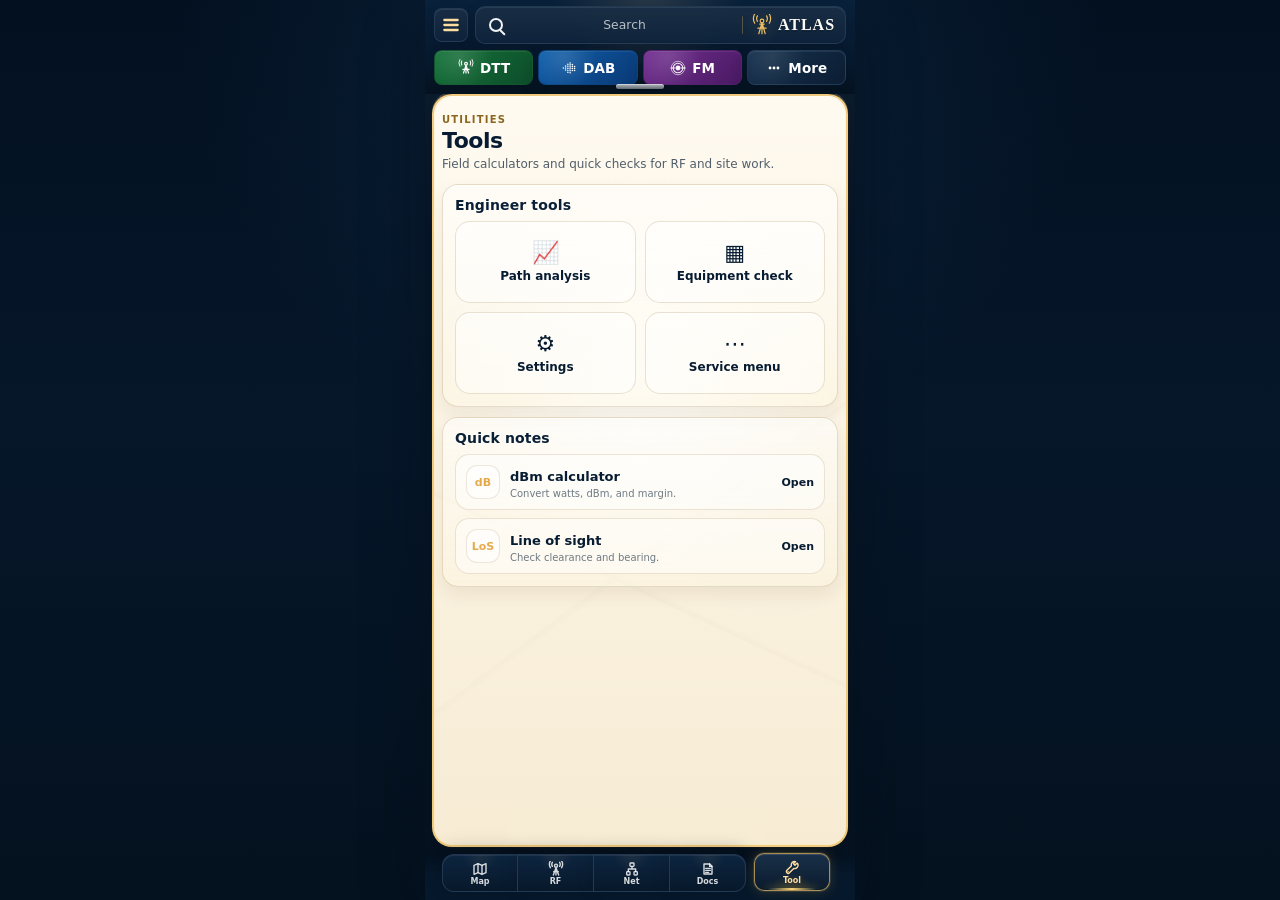
<file: tools.html>
<!doctype html>
<html lang="en">
<head>
  <meta charset="utf-8" />
  <meta name="viewport" content="width=device-width, initial-scale=1, viewport-fit=cover" />
  <title>RF Atlas Tools</title>
  <link rel="stylesheet" href="shell.css" />
  <link rel="stylesheet" href="page.css" />
</head>

<body>
  <main class="phone" data-page="tools" data-nav="tools" data-version="0.1.35">
    <section class="content-canvas" aria-label="RF Atlas Tools content">
      <article class="page-content">
        <header class="page-head">
          <div class="page-kicker">Utilities</div>
          <h1 class="page-title">Tools</h1>
          <p class="page-lede">Field calculators and quick checks for RF and site work.</p>
        </header>

        <section class="card">
          <h2 class="card-title">Engineer tools</h2>
          <div class="action-grid">
            <a class="action-card" href="paths.html"><span class="action-icon">📈</span><strong>Path analysis</strong></a>
            <a class="action-card" href="equipment.html"><span class="action-icon">▦</span><strong>Equipment check</strong></a>
            <a class="action-card" href="settings.html"><span class="action-icon">⚙️</span><strong>Settings</strong></a>
            <a class="action-card" href="services.html"><span class="action-icon">⋯</span><strong>Service menu</strong></a>
          </div>
        </section>

        <section class="card">
          <h2 class="card-title">Quick notes</h2>
          <div class="list">
            <a class="list-row" href="#"><span class="row-icon">dB</span><span><b class="row-title">dBm calculator</b><div class="row-sub">Convert watts, dBm, and margin.</div></span><span class="row-value">Open</span></a>
            <a class="list-row" href="#"><span class="row-icon">LoS</span><span><b class="row-title">Line of sight</b><div class="row-sub">Check clearance and bearing.</div></span><span class="row-value">Open</span></a>
          </div>
        </section>
      </article>
    </section>
  </main>

  <script src="shell.js"></script>
</body>
</html>
</file>
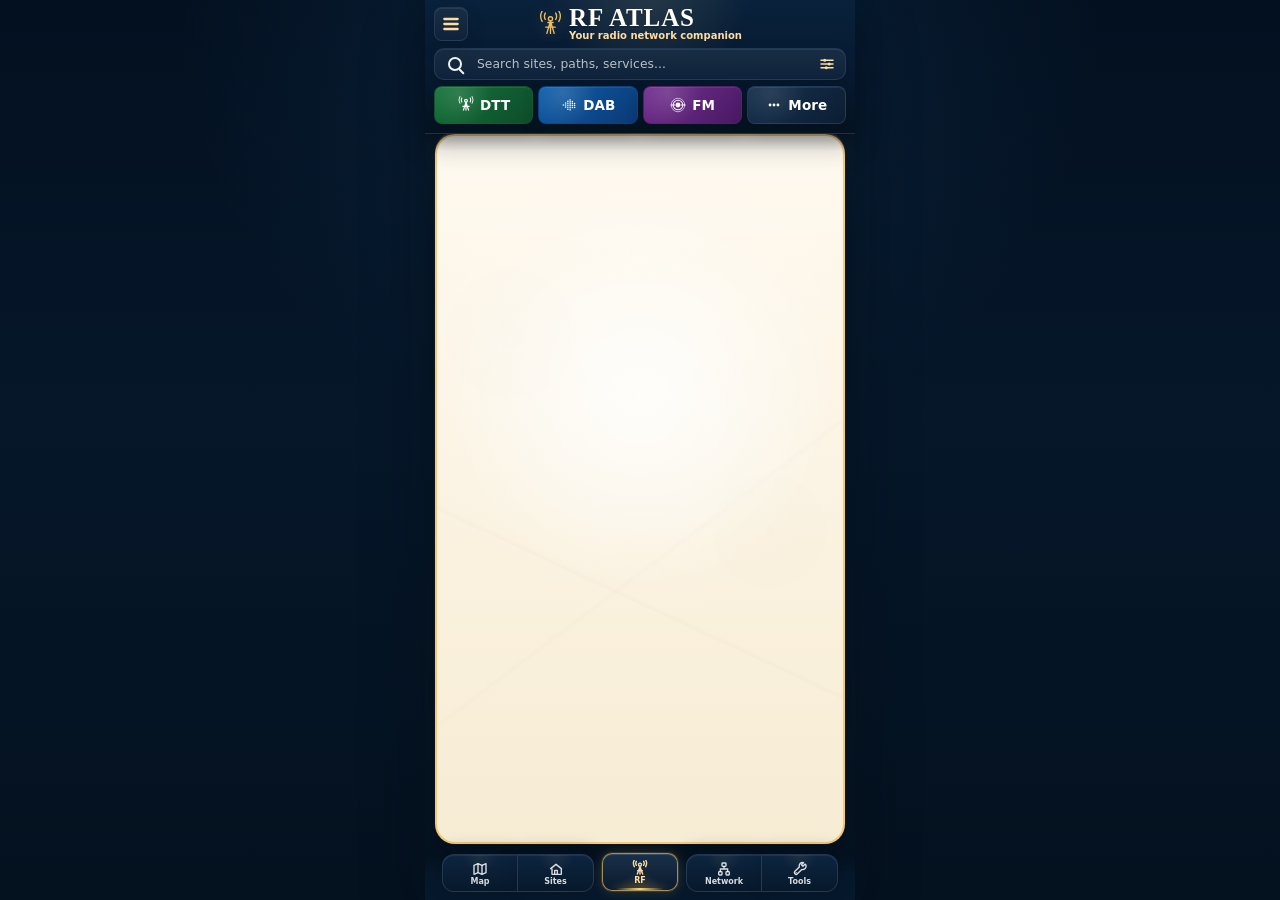
<file: designs/gold-navy-inlay-plain.html>
<!doctype html>
<html lang="en">
<head>
  <meta charset="utf-8" />
  <meta name="viewport" content="width=device-width, initial-scale=1, viewport-fit=cover" />
  <title>RF Atlas Shell v0.1.28</title>

  <style>
    /* =========================================================
       01. Design tokens
       These variables control colour, spacing, sizing, and reusable effects.
    ========================================================= */

    :root {
      --page-width: 430px;

      --navy-top: #09213b;
      --navy-mid: #071a30;
      --navy-low: #051321;
      --shell-blue: #06182b;
      --panel-blue: #0d2540;
      --panel-blue-low: #07182a;
      --navy-outline: rgba(42, 67, 93, 0.72);

      --cream-top: #fffaf0;
      --cream-bottom: #f7ecd4;

      --gold: #edbf63;
      --gold-soft: #ffdda0;
      --gold-border: rgba(237, 191, 99, 0.78);

      --green: #15733a;
      --green-dark: #0d4d2a;
      --blue: #0f5fab;
      --blue-dark: #0a3975;
      --purple: #733091;
      --purple-dark: #491962;

      --top-shell-height: 134px;
      --bottom-nav-height: 38px;
      --bottom-lift: 8px;
      --content-gap: 10px;
      --content-radius: 20px;

      --nav-button-width: 76px;
      --nav-active-gap: 8px;
      --search-height: 32px;

      --control-bg:
        linear-gradient(180deg, rgba(255, 255, 255, 0.064), rgba(255, 255, 255, 0.018)),
        rgba(10, 32, 56, 0.94);

      --button-bg:
        radial-gradient(circle at 50% 0%, rgba(255, 217, 133, 0.07), transparent 34%),
        linear-gradient(180deg, var(--panel-blue), var(--panel-blue-low));

      --control-shadow:
        inset 0 1px 0 rgba(255, 255, 255, 0.08),
        0 8px 18px rgba(0, 0, 0, 0.15);
    }

    /* =========================================================
       02. Base reset
       These rules remove browser quirks and keep mobile taps clean.
    ========================================================= */

    * {
      box-sizing: border-box;
      -webkit-tap-highlight-color: transparent;
    }

    /* The page background frames the app shell when the viewport is wider than the phone canvas. */
    html,
    body {
      min-height: 100%;
      margin: 0;
      overflow-x: hidden;
      color: #102033;
      background:
        radial-gradient(circle at 50% 0%, rgba(38, 104, 156, 0.20), transparent 42%),
        linear-gradient(180deg, #031020 0%, #06172a 46%, #04111f 100%);
      font-family: ui-sans-serif, system-ui, -apple-system, BlinkMacSystemFont, "Segoe UI", Arial, sans-serif;
    }

    /* The body centres the fixed-width mobile shell. */
    body {
      display: flex;
      justify-content: center;
    }

    /* Form controls inherit the page font so labels stay consistent. */
    button,
    input {
      font: inherit;
    }

    /* Buttons are visually controlled entirely by custom CSS. */
    button {
      border: 0;
      cursor: pointer;
      appearance: none;
      -webkit-appearance: none;
    }

    /* SVG icons stay crisp and avoid flex shrinking. */
    svg {
      display: block;
      flex: 0 0 auto;
    }

    /* =========================================================
       03. App canvas
       This is the phone-sized stage that holds the fixed header, content sheet, and dock.
    ========================================================= */

    /* These three shell layers share the same mobile width. */
    .phone,
    .top-shell,
    .bottom-shell {
      width: min(100vw, var(--page-width));
    }

    /* The phone layer provides the dark blue gutter behind the cream content sheet. */
    .phone {
      position: relative;
      min-height: 100dvh;
      overflow-x: hidden;
      isolation: isolate;
      background:
        radial-gradient(circle at 50% 0%, rgba(255, 222, 158, 0.08), transparent 34%),
        linear-gradient(180deg, var(--shell-blue) 0%, var(--navy-low) 100%);
      box-shadow: 0 22px 60px rgba(2, 9, 20, 0.32);
    }

    /* Fixed shell pieces stay pinned while the content area owns the middle. */
    .top-shell,
    .bottom-shell {
      position: fixed;
      left: 50%;
      z-index: 40;
      transform: translateX(-50%);
    }

    /* =========================================================
       04. Top shell
       The top shell contains the menu button, brand, search bar, and quick-access chips.
    ========================================================= */

    /* The top shell is a compact navy ribbon with a soft shadow beneath it. */
    .top-shell {
      top: 0;
      height: var(--top-shell-height);
      padding: 6px 9px var(--content-gap);
      color: #fff;
      background:
        radial-gradient(circle at 52% -12%, rgba(255, 222, 158, 0.13), transparent 38%),
        linear-gradient(180deg, var(--navy-top) 0%, var(--navy-mid) 62%, var(--navy-low) 100%);
      border-bottom: 1px solid rgba(237, 191, 99, 0.18);
      box-shadow: 0 12px 26px rgba(3, 10, 20, 0.24);
    }

    /* The top shadow blends the ribbon into the content sheet below. */
    .top-shell::after {
      content: "";
      position: absolute;
      left: 0;
      right: 0;
      bottom: -18px;
      height: 18px;
      pointer-events: none;
      background: linear-gradient(180deg, rgba(3, 10, 20, 0.24), rgba(3, 10, 20, 0));
    }

    /* The brand row keeps the menu button and logo centred without adding extra height. */
    .brand-row {
      height: 35px;
      display: grid;
      grid-template-columns: 35px minmax(0, 1fr) 35px;
      align-items: center;
      gap: 6px;
    }

    /* Shared raised-control styling keeps the menu, search, and quick buttons visually related. */
    .menu-button,
    .search-shell,
    .quick-chip {
      box-shadow: var(--control-shadow);
    }

    /* Menu and search share the same navy glass surface. */
    .menu-button,
    .search-shell {
      background: var(--control-bg);
      border: 1px solid var(--navy-outline);
    }

    /* The menu button is square and compact. */
    .menu-button {
      width: 34px;
      height: 34px;
      display: grid;
      place-items: center;
      color: var(--gold-soft);
      border-radius: 8px;
    }

    /* The hamburger keeps the same width and stroke while using wider vertical spacing. */
    .menu-button svg {
      width: 20px;
      height: 20px;
      stroke-width: 2.75;
    }

    /* The brand group centres the antenna mark with the title copy. */
    .brand {
      min-width: 0;
      display: flex;
      align-items: center;
      justify-content: center;
      gap: 6px;
      overflow: hidden;
    }

    /* The brand mark uses gold to match the RF theme. */
    .brand-mark {
      width: 25px;
      height: 25px;
      color: var(--gold);
      filter: drop-shadow(0 3px 8px rgba(237, 191, 99, 0.20));
    }

    /* The brand copy is allowed to shrink without breaking the row. */
    .brand-copy {
      min-width: 0;
    }

    /* The main title uses a serif face for the atlas-style identity. */
    .brand-title {
      margin: 0;
      color: #fffdf7;
      font-family: Georgia, "Times New Roman", serif;
      font-size: clamp(20px, 5.65vw, 25px);
      line-height: 0.92;
      letter-spacing: 0.035em;
      white-space: nowrap;
      text-shadow: 0 2px 0 rgba(0, 0, 0, 0.15);
    }

    /* The subtitle is small, gold, and clipped if the viewport is tight. */
    .brand-subtitle {
      margin: 2px 0 0;
      color: var(--gold-soft);
      font-size: clamp(8.5px, 2.45vw, 10px);
      font-weight: 640;
      line-height: 1;
      white-space: nowrap;
      overflow: hidden;
      text-overflow: ellipsis;
    }

    /* =========================================================
       05. Search
       The search bar is shorter than the nav buttons using the 5.5:6.5 ratio.
    ========================================================= */

    /* The search bar uses a compact grid for icon, input, and filter button. */
    .search-shell {
      height: var(--search-height);
      margin-top: 7px;
      padding: 0 7px 0 11px;
      display: grid;
      grid-template-columns: 22px minmax(0, 1fr) 26px;
      align-items: center;
      gap: 7px;
      color: #fff;
      border-radius: 10px;
    }

    /* The search icon is drawn in CSS so Safari does not distort the SVG. */
    .search-symbol {
      width: 18px;
      height: 18px;
      position: relative;
      display: block;
    }

    /* The search icon lens is deliberately thin and small. */
    .search-symbol::before {
      content: "";
      position: absolute;
      left: 2px;
      top: 2px;
      width: 10px;
      height: 10px;
      border: 2.2px solid rgba(255, 255, 255, 0.94);
      border-radius: 50%;
    }

    /* The search icon handle is matched to the thinner lens weight. */
    .search-symbol::after {
      content: "";
      position: absolute;
      left: 12.5px;
      top: 12.5px;
      width: 7px;
      height: 2.2px;
      border-radius: 999px;
      background: rgba(255, 255, 255, 0.94);
      transform: rotate(45deg);
      transform-origin: left center;
    }

    /* The input text is slightly smaller than the button labels. */
    .search-shell input {
      width: 100%;
      min-width: 0;
      border: 0;
      outline: 0;
      background: transparent;
      color: #fff;
      font-size: clamp(10.8px, 3vw, 12.3px);
      font-weight: 500;
      letter-spacing: 0.005em;
    }

    /* The placeholder is subdued but still readable. */
    .search-shell input::placeholder {
      color: rgba(255, 255, 255, 0.70);
    }

    /* The filter button sits inside the search field without adding another border. */
    .filter-button {
      width: 26px;
      height: 26px;
      display: grid;
      place-items: center;
      color: var(--gold-soft);
      background: transparent;
      border-radius: 8px;
    }

    /* The filter icon is smaller than the search field height. */
    .filter-button svg {
      width: 18px;
      height: 18px;
    }

    /* =========================================================
       06. Quick access chips
       These coloured buttons provide fast access to radio service categories.
    ========================================================= */

    /* The quick-access row uses four equal columns. */
    .quick-access {
      margin-top: 6px;
      display: grid;
      grid-template-columns: repeat(4, minmax(0, 1fr));
      gap: 5px;
    }

    /* Each quick chip is compact, readable, and aligned to the nav height. */
    .quick-chip {
      min-width: 0;
      height: 38px;
      padding: 0 5px;
      display: flex;
      align-items: center;
      justify-content: center;
      gap: 5px;
      color: #fff;
      border-radius: 8px;
      font-size: clamp(11.5px, 3.25vw, 13.5px);
      font-weight: 760;
      letter-spacing: 0.01em;
      overflow: hidden;
    }

    /* Quick-chip icons stay the same size across all four buttons. */
    .quick-chip svg {
      width: 18px;
      height: 18px;
      flex: 0 0 18px;
    }

    /* Quick-chip labels stay centred and never wrap. */
    .quick-chip span {
      min-width: 0;
      white-space: nowrap;
      text-align: center;
    }

    /* The DTT chip owns the green broadcast colour pair. */
    .is-dtt {
      --chip-main: var(--green);
      --chip-dark: var(--green-dark);
      --chip-border: rgba(22, 83, 46, 0.70);
    }

    /* The DAB chip owns the blue waveform colour pair. */
    .is-dab {
      --chip-main: var(--blue);
      --chip-dark: var(--blue-dark);
      --chip-border: rgba(14, 64, 120, 0.78);
    }

    /* The FM chip owns the purple frequency colour pair. */
    .is-fm {
      --chip-main: var(--purple);
      --chip-dark: var(--purple-dark);
      --chip-border: rgba(83, 33, 105, 0.78);
    }

    /* The coloured service chips share one gradient recipe. */
    .quick-chip:not(.is-more) {
      background:
        radial-gradient(circle at 25% 18%, rgba(255, 255, 255, 0.13), transparent 42%),
        linear-gradient(135deg, var(--chip-main), var(--chip-dark));
      border: 1px solid var(--chip-border);
    }

    /* The More chip uses the same navy family as the rest of the shell. */
    .quick-chip.is-more {
      background:
        radial-gradient(circle at 25% 18%, rgba(255, 255, 255, 0.09), transparent 42%),
        linear-gradient(135deg, #183350, #0b1d33);
      border: 1px solid var(--navy-outline);
      font-weight: 720;
    }

    /* =========================================================
       07. Content sheet
       The cream inlay is the future page body and sits between the fixed shells.
    ========================================================= */

    /* The content sheet uses equal blue gutters on the top, sides, and bottom. */
    .content-canvas {
      position: relative;
      z-index: 10;
      height: calc(100dvh - var(--top-shell-height) - var(--bottom-nav-height) - var(--bottom-lift) - var(--content-gap));
      margin: var(--top-shell-height) var(--content-gap) calc(var(--bottom-nav-height) + var(--bottom-lift) + var(--content-gap));
      padding: 10px 0;
      overflow: hidden;
      background:
        radial-gradient(circle at 50% 37%, rgba(255, 255, 255, 0.78), transparent 39%),
        linear-gradient(180deg, var(--cream-top) 0%, var(--cream-bottom) 100%);
      border: 2px solid var(--gold-border);
      border-radius: var(--content-radius);
      box-shadow:
        inset 0 1px 0 rgba(255, 255, 255, 0.68),
        inset 0 0 0 1px rgba(255, 231, 168, 0.26),
        0 -2px 0 rgba(255, 226, 160, 0.20),
        0 0 0 1px rgba(85, 55, 10, 0.14),
        0 14px 30px rgba(2, 9, 20, 0.26);
    }

    /* The content texture and glow use absolute overlays. */
    .content-canvas::before,
    .blank-canvas {
      position: absolute;
      inset: 0;
      pointer-events: none;
      content: "";
    }

    /* The texture overlay gives the cream sheet a quiet map-paper feel. */
    .content-canvas::before {
      z-index: 0;
      opacity: 0.20;
      background-image:
        linear-gradient(25deg, transparent 0 37%, rgba(66, 44, 18, 0.08) 37.2%, transparent 37.8%),
        linear-gradient(143deg, transparent 0 58%, rgba(66, 44, 18, 0.06) 58.2%, transparent 58.9%),
        radial-gradient(circle at 18% 28%, rgba(33, 90, 120, 0.045), transparent 18%),
        radial-gradient(circle at 82% 56%, rgba(33, 90, 120, 0.04), transparent 20%);
    }

    /* The blank canvas glow keeps the empty shell from feeling flat. */
    .blank-canvas {
      z-index: 1;
      background: radial-gradient(circle at 50% 34%, rgba(255, 255, 255, 0.34), transparent 48%);
    }

    /* =========================================================
       08. Bottom dock
       The bottom navigation uses separated button groups with a highlighted RF tab.
    ========================================================= */

    /* The dock floats above the phone bottom with a small lift. */
    .bottom-shell {
      bottom: var(--bottom-lift);
      padding: 0 10px;
      pointer-events: none;
    }

    /* The dock fade seats the nav buttons into the dark shell. */
    .bottom-shell::before {
      content: "";
      position: absolute;
      left: 0;
      right: 0;
      bottom: calc(var(--bottom-lift) * -1);
      z-index: -1;
      height: calc(var(--bottom-nav-height) + var(--bottom-lift));
      pointer-events: none;
      background:
        linear-gradient(180deg, rgba(6, 24, 43, 0), var(--shell-blue) 40%, var(--shell-blue) 100%);
    }

    /* The nav uses fixed-width buttons so every tab stays 2:1 width-to-height. */
    .bottom-nav {
      height: var(--bottom-nav-height);
      display: flex;
      justify-content: center;
      align-items: stretch;
      overflow: visible;
      background: transparent;
      border: 0;
      box-shadow: none;
      pointer-events: auto;
    }

    /* Each nav button has its own panel surface so the RF tab can be physically separated. */
    .nav-item {
      position: relative;
      width: var(--nav-button-width);
      min-width: var(--nav-button-width);
      height: var(--bottom-nav-height);
      display: grid;
      place-items: center;
      align-content: center;
      gap: 1px;
      color: rgba(255, 255, 255, 0.84);
      background: var(--button-bg);
      border-top: 1px solid var(--navy-outline);
      border-right: 1px solid rgba(52, 78, 104, 0.72);
      border-bottom: 1px solid var(--navy-outline);
      font-size: 8px;
      font-weight: 680;
      box-shadow:
        inset 0 1px 0 rgba(255, 255, 255, 0.075),
        0 -5px 18px rgba(4, 10, 18, 0.22);
    }

    /* Left edges are rounded only at the start of a visual button group. */
    .nav-item:first-child,
    .nav-item.is-group-start {
      border-left: 1px solid var(--navy-outline);
      border-radius: 12px 0 0 12px;
    }

    /* Right edges are rounded only at the end of a visual button group. */
    .nav-item:last-child,
    .nav-item.is-group-end {
      border-right: 1px solid var(--navy-outline);
      border-radius: 0 12px 12px 0;
    }

    /* Nav icons are intentionally small to stay crisp in the compact dock. */
    .nav-item svg {
      width: 16px;
      height: 16px;
      stroke-width: 2.1;
    }

    /* Nav labels are centred below their icons. */
    .nav-item span {
      position: relative;
      z-index: 2;
      width: 100%;
      text-align: center;
      line-height: 1;
    }

    /* The active RF tab is separated with real blue gutter space on both sides. */
    .nav-item.is-active {
      z-index: 3;
      margin-inline: var(--nav-active-gap);
      color: var(--gold-soft);
      background:
        radial-gradient(circle at 50% 104%, rgba(255, 190, 47, 0.18), transparent 38%),
        linear-gradient(180deg, rgba(255, 255, 255, 0.052), rgba(255, 255, 255, 0.012)),
        linear-gradient(180deg, var(--panel-blue), var(--panel-blue-low));
      border: 1px solid rgba(237, 191, 99, 0.68);
      border-radius: 10px;
      box-shadow:
        inset 0 1px 0 rgba(255, 255, 255, 0.13),
        0 0 0 1px rgba(255, 220, 140, 0.10),
        0 0 13px rgba(255, 199, 75, 0.18);
      transform: translateY(-1px);
      overflow: hidden;
    }

    /* The active tab shimmer sits directly on the bottom border. */
    .nav-item.is-active::after {
      content: "";
      position: absolute;
      left: 16%;
      right: 16%;
      bottom: 0;
      height: 2px;
      border-radius: 999px;
      pointer-events: none;
      background: linear-gradient(90deg, transparent, rgba(255, 215, 120, 0.96), transparent);
      box-shadow: 0 0 8px rgba(255, 199, 75, 0.55);
    }

    /* =========================================================
       09. Narrow phones
       These overrides keep the shell proportional on smaller iPhone widths.
    ========================================================= */

    @media (max-width: 390px) {
      /* Narrow screens use smaller fixed geometry while preserving the same ratios. */
      :root {
        --top-shell-height: 124px;
        --bottom-nav-height: 35px;
        --nav-button-width: 70px;
        --nav-active-gap: 6px;
        --search-height: 30px;
        --content-gap: 9px;
        --content-radius: 18px;
      }

      /* The top shell uses narrower side padding on smaller screens. */
      .top-shell {
        padding: 6px 8px var(--content-gap);
      }

      /* The brand row shrinks the side columns but keeps the logo centred. */
      .brand-row {
        height: 33px;
        grid-template-columns: 33px minmax(0, 1fr) 33px;
      }

      /* The menu button shrinks by two pixels on narrow screens. */
      .menu-button {
        width: 32px;
        height: 32px;
      }

      /* The hamburger icon shrinks with the button. */
      .menu-button svg {
        width: 19px;
        height: 19px;
      }

      /* The brand spacing tightens slightly on narrow screens. */
      .brand {
        gap: 5px;
      }

      /* The brand mark shrinks slightly on narrow screens. */
      .brand-mark {
        width: 24px;
        height: 24px;
      }

      /* The title uses a smaller clamp on narrow screens. */
      .brand-title {
        font-size: clamp(19px, 5.45vw, 23px);
      }

      /* The subtitle shrinks to preserve the compact header. */
      .brand-subtitle {
        font-size: 8.5px;
      }

      /* The search bar keeps the ratio but tightens its top spacing. */
      .search-shell {
        margin-top: 6px;
        border-radius: 9px;
      }

      /* The quick-access row moves slightly closer to the search bar. */
      .quick-access {
        margin-top: 5px;
      }

      /* Quick chips match the smaller nav-button height. */
      .quick-chip {
        height: 35px;
        padding-inline: 4px;
        border-radius: 7px;
      }

      /* Quick-chip icons shrink by one pixel on narrow screens. */
      .quick-chip svg {
        width: 17px;
        height: 17px;
        flex-basis: 17px;
      }

      /* The More label is reduced because it has the tightest button. */
      .quick-chip.is-more {
        font-size: 11px;
      }

      /* The bottom shell aligns with the narrower side gutter. */
      .bottom-shell {
        padding-inline: 9px;
      }

      /* Group starts use slightly smaller corner radii. */
      .nav-item:first-child,
      .nav-item.is-group-start {
        border-radius: 11px 0 0 11px;
      }

      /* Group ends use slightly smaller corner radii. */
      .nav-item:last-child,
      .nav-item.is-group-end {
        border-radius: 0 11px 11px 0;
      }

      /* Nav labels are slightly smaller to avoid blur and crowding. */
      .nav-item {
        font-size: 7.5px;
      }

      /* Nav icons shrink by one pixel on narrow screens. */
      .nav-item svg {
        width: 15px;
        height: 15px;
      }

      /* The active tab radius follows the smaller dock height. */
      .nav-item.is-active {
        border-radius: 9px;
      }
    }
  </style>
</head>

<body>
  <!-- =======================================================
       App shell
       The main element represents one mobile app screen.
  ======================================================== -->
  <main class="phone" aria-label="RF Atlas app shell" data-version="0.1.28">

    <!-- =====================================================
         Top shell
         This fixed ribbon holds the brand, search, and quick actions.
    ====================================================== -->
    <header class="top-shell">

      <!-- Brand row: menu button, centred RF Atlas logo, and right spacer. -->
      <section class="brand-row" aria-label="App header">
        <button class="menu-button" type="button" aria-label="Open menu">
          <svg viewBox="0 0 24 24" fill="none" stroke="currentColor" aria-hidden="true">
            <path d="M4 6h16M4 12h16M4 18h16" stroke-linecap="round" />
          </svg>
        </button>

        <!-- Brand lockup: antenna mark and title copy. -->
        <div class="brand" aria-label="RF Atlas">
          <svg class="brand-mark" viewBox="0 0 48 48" fill="none" stroke="currentColor" aria-hidden="true">
            <path d="M24 19v24M17 43l7-24 7 24M15 31h18M19 22h10" stroke-width="2.6" stroke-linecap="round" stroke-linejoin="round" />
            <circle cx="24" cy="15" r="4" stroke-width="2.6" />
            <path d="M14 16a12 12 0 0 1 0-12M34 4a12 12 0 0 1 0 12M8 20a20 20 0 0 1 0-20M40 0a20 20 0 0 1 0 20" stroke-width="2.6" stroke-linecap="round" />
          </svg>

          <div class="brand-copy">
            <h1 class="brand-title">RF ATLAS</h1>
            <p class="brand-subtitle">Your radio network companion</p>
          </div>
        </div>

        <span aria-hidden="true"></span>
      </section>

      <!-- Search row: CSS icon, input, and filter control. -->
      <form class="search-shell" role="search" aria-label="Search sites, paths and services">
        <span class="search-symbol" aria-hidden="true"></span>
        <input type="search" placeholder="Search sites, paths, services..." aria-label="Search" />

        <button class="filter-button" type="button" aria-label="Open filters">
          <svg viewBox="0 0 24 24" fill="none" stroke="currentColor" aria-hidden="true">
            <path d="M4 7h16M4 12h16M4 17h16" stroke-width="2" stroke-linecap="round" />
            <circle cx="9" cy="7" r="2" fill="currentColor" stroke="none" />
            <circle cx="15" cy="12" r="2" fill="currentColor" stroke="none" />
            <circle cx="11" cy="17" r="2" fill="currentColor" stroke="none" />
          </svg>
        </button>
      </form>

      <!-- Quick actions: service category buttons. -->
      <nav class="quick-access" aria-label="Quick access">
        <button class="quick-chip is-dtt" type="button" aria-label="DTT">
          <svg viewBox="0 0 32 32" fill="none" stroke="currentColor" stroke-linecap="round" stroke-linejoin="round" aria-hidden="true">
            <circle cx="16" cy="8.5" r="2.5" stroke-width="2.1" />
            <path d="M16 11v14M11.5 25l4.5-14 4.5 14M10.5 18.5h11" stroke-width="2.1" />
            <path d="M8.5 10.5a7.5 7.5 0 0 1 0-7M23.5 3.5a7.5 7.5 0 0 1 0 7" stroke-width="1.9" />
            <path d="M5 13a12 12 0 0 1 0-12M27 1a12 12 0 0 1 0 12" stroke-width="1.7" opacity="0.92" />
          </svg>
          <span>DTT</span>
        </button>

        <button class="quick-chip is-dab" type="button" aria-label="DAB">
          <svg viewBox="0 0 32 32" fill="currentColor" aria-hidden="true">
            <circle cx="6" cy="16" r="1.4" />
            <circle cx="10" cy="12.5" r="1.4" />
            <circle cx="10" cy="16" r="1.4" />
            <circle cx="10" cy="19.5" r="1.4" />
            <circle cx="14" cy="9.5" r="1.4" />
            <circle cx="14" cy="13" r="1.4" />
            <circle cx="14" cy="16.5" r="1.4" />
            <circle cx="14" cy="20" r="1.4" />
            <circle cx="14" cy="23.5" r="1.4" />
            <circle cx="18" cy="7" r="1.4" />
            <circle cx="18" cy="10.5" r="1.4" />
            <circle cx="18" cy="14" r="1.4" />
            <circle cx="18" cy="17.5" r="1.4" />
            <circle cx="18" cy="21" r="1.4" />
            <circle cx="18" cy="24.5" r="1.4" />
            <circle cx="22" cy="10" r="1.4" />
            <circle cx="22" cy="13.5" r="1.4" />
            <circle cx="22" cy="17" r="1.4" />
            <circle cx="22" cy="20.5" r="1.4" />
            <circle cx="26" cy="13.5" r="1.4" />
            <circle cx="26" cy="17" r="1.4" />
            <circle cx="26" cy="20.5" r="1.4" />
          </svg>
          <span>DAB</span>
        </button>

        <button class="quick-chip is-fm" type="button" aria-label="FM">
          <svg viewBox="0 0 32 32" fill="none" stroke="currentColor" stroke-linecap="round" stroke-linejoin="round" aria-hidden="true">
            <circle cx="16" cy="16" r="4.3" fill="currentColor" stroke="none" opacity="0.95" />
            <circle cx="16" cy="16" r="8.6" stroke-width="1.8" opacity="0.92" />
            <circle cx="16" cy="16" r="12" stroke-width="1.5" opacity="0.72" />
            <path d="M3.5 16h7M21.5 16h7" stroke-width="1.9" opacity="0.96" />
          </svg>
          <span>FM</span>
        </button>

        <button class="quick-chip is-more" type="button" aria-label="More">
          <svg viewBox="0 0 32 32" fill="currentColor" aria-hidden="true">
            <circle cx="9" cy="16" r="2.5" />
            <circle cx="16" cy="16" r="2.5" />
            <circle cx="23" cy="16" r="2.5" />
          </svg>
          <span>More</span>
        </button>
      </nav>
    </header>

    <!-- =====================================================
         Content sheet
         This blank cream panel is the reserved page body.
    ====================================================== -->
    <section class="content-canvas" aria-label="Content canvas">
      <div class="blank-canvas" aria-hidden="true"></div>
    </section>

    <!-- =====================================================
         Bottom dock
         This fixed nav keeps the RF tab active and separated.
    ====================================================== -->
    <footer class="bottom-shell">
      <nav class="bottom-nav" aria-label="Primary navigation">

        <!-- Map tab. -->
        <button class="nav-item" type="button" aria-label="Map">
          <svg viewBox="0 0 24 24" fill="none" stroke="currentColor" aria-hidden="true">
            <path d="M3 6.5 9 4l6 2.5 6-2.5v13.5L15 20l-6-2.5L3 20V6.5Z" stroke-linejoin="round" />
            <path d="M9 4v13.5M15 6.5V20" />
          </svg>
          <span>Map</span>
        </button>

        <!-- Sites tab ends the left grouped pair. -->
        <button class="nav-item is-group-end" type="button" aria-label="Sites">
          <svg viewBox="0 0 24 24" fill="none" stroke="currentColor" aria-hidden="true">
            <path d="M4 11.5 12 5l8 6.5V20H6v-8" stroke-linecap="round" stroke-linejoin="round" />
            <path d="M10 20v-6h4v6" stroke-linejoin="round" />
          </svg>
          <span>Sites</span>
        </button>

        <!-- RF tab is active and physically separated by the blue gutter. -->
        <button class="nav-item is-active" type="button" aria-label="RF, selected" aria-current="page">
          <svg viewBox="0 0 24 24" fill="none" stroke="currentColor" aria-hidden="true">
            <path d="M12 10v11M8 21l4-11 4 11M8.5 16h7" stroke-linecap="round" stroke-linejoin="round" />
            <circle cx="12" cy="7" r="2.25" />
            <path d="M6.5 8a6 6 0 0 1 0-6M17.5 2a6 6 0 0 1 0 6M3.5 10a10 10 0 0 1 0-10M20.5 0a10 10 0 0 1 0 10" stroke-linecap="round" />
          </svg>
          <span>RF</span>
        </button>

        <!-- Network tab starts the right grouped pair. -->
        <button class="nav-item is-group-start" type="button" aria-label="Network">
          <svg viewBox="0 0 24 24" fill="none" stroke="currentColor" stroke-linecap="round" stroke-linejoin="round" aria-hidden="true">
            <rect x="9" y="3" width="6" height="5" rx="1.1" />
            <rect x="4" y="16" width="5" height="5" rx="1.1" />
            <rect x="15" y="16" width="5" height="5" rx="1.1" />
            <path d="M12 8v4M6.5 16v-4h11v4" />
          </svg>
          <span>Network</span>
        </button>

        <!-- Tools tab uses a readable single-wrench icon. -->
        <button class="nav-item" type="button" aria-label="Tools">
          <svg viewBox="0 0 24 24" fill="none" stroke="currentColor" stroke-linecap="round" stroke-linejoin="round" aria-hidden="true">
            <path d="M21 6.4a5 5 0 0 1-6.3 6.2L8.1 19.2a2.6 2.6 0 0 1-3.7-3.7l6.6-6.6A5 5 0 0 1 17.2 2.6l-3 3 2.2 2.2 3-3c.6.4 1.1.9 1.6 1.6Z" />
            <path d="M6.1 17.4h.1" />
          </svg>
          <span>Tools</span>
        </button>
      </nav>
    </footer>
  </main>
</body>
</html>
</file>
<file: shell.css>
/* =========================================================
   RF ATLAS SHELL v0.1.54
   Shared shell styling for command bar, quick row, nav,
   burger menu, search panel, and collapsible service row.
========================================================= */

:root {
  --page-width: 430px;

  --navy-top: #09213b;
  --navy-mid: #071a30;
  --navy-low: #051321;
  --shell-blue: #06182b;
  --panel-blue: #0d2540;
  --panel-blue-low: #07182a;
  --navy-outline: rgba(42, 67, 93, 0.72);

  --cream-top: #fffaf0;
  --cream-bottom: #f7ecd4;

  --gold: #edbf63;
  --gold-soft: #ffdda0;
  --gold-border: rgba(237, 191, 99, 0.78);

  --top-shell-height: 94px;
  --top-shell-height-collapsed: 54px;
  --bottom-nav-height: 38px;
  --bottom-lift: 8px;
  --content-gap: 7px;
  --content-radius: 20px;
  --nav-button-width: 76px;
  --nav-active-gap: 8px;
  --command-height: 38px;

  --control-bg:
    linear-gradient(180deg, rgba(255,255,255,0.064), rgba(255,255,255,0.018)),
    rgba(10, 32, 56, 0.94);

  --button-bg:
    radial-gradient(circle at 50% 0%, rgba(255, 217, 133, 0.07), transparent 34%),
    linear-gradient(180deg, var(--panel-blue), var(--panel-blue-low));

  --control-shadow:
    inset 0 1px 0 rgba(255,255,255,0.08),
    0 8px 18px rgba(0,0,0,0.15);
}

* {
  box-sizing: border-box;
  -webkit-tap-highlight-color: transparent;
}

html,
body {
  min-height: 100%;
  margin: 0;
  overflow-x: hidden;
  color: #102033;
  background:
    radial-gradient(circle at 50% 0%, rgba(38,104,156,0.20), transparent 42%),
    linear-gradient(180deg, #031020 0%, #06172a 46%, #04111f 100%);
  font-family: ui-sans-serif, system-ui, -apple-system, BlinkMacSystemFont, "Segoe UI", Arial, sans-serif;
}

body {
  display: flex;
  justify-content: center;
}

a {
  color: inherit;
  text-decoration: none;
}

button,
input {
  font: inherit;
}

button {
  border: 0;
  cursor: pointer;
  appearance: none;
  -webkit-appearance: none;
}

svg {
  display: block;
  flex: 0 0 auto;
}

.phone,
.top-shell,
.bottom-shell,
.shell-backdrop,
.shell-popover {
  width: min(100vw, var(--page-width));
}

.phone {
  position: relative;
  min-height: 100dvh;
  overflow-x: hidden;
  isolation: isolate;
  background:
    radial-gradient(circle at 50% 0%, rgba(255,222,158,0.08), transparent 34%),
    linear-gradient(180deg, var(--shell-blue) 0%, var(--navy-low) 100%);
  box-shadow: 0 22px 60px rgba(2,9,20,0.32);
}

.phone.quick-collapsed {
  --top-shell-height: var(--top-shell-height-collapsed);
}

.top-shell,
.bottom-shell,
.shell-backdrop,
.shell-popover {
  position: fixed;
  left: 50%;
  transform: translateX(-50%);
}

.top-shell {
  top: 0;
  z-index: 40;
  height: var(--top-shell-height);
  padding: 6px 9px var(--content-gap);
  overflow: hidden;
  color: #fff;
  background:
    radial-gradient(circle at 52% -12%, rgba(255,222,158,0.13), transparent 38%),
    linear-gradient(180deg, var(--navy-top) 0%, var(--navy-mid) 62%, var(--navy-low) 100%);
  border-bottom: 0;
  box-shadow: none;
  transition: height 160ms ease;
}

.top-shell::after {
  content: "";
  position: absolute;
  left: 0;
  right: 0;
  bottom: -10px;
  height: 10px;
  pointer-events: none;
  background: linear-gradient(180deg, rgba(3,10,20,0.10), rgba(3,10,20,0));
}

.command-row {
  height: var(--command-height);
  display: grid;
  grid-template-columns: 34px minmax(0, 1fr);
  align-items: center;
  gap: 7px;
}

.menu-button,
.atlas-command,
.quick-chip {
  box-shadow: var(--control-shadow);
}

.menu-button,
.atlas-command {
  background: var(--control-bg);
  border: 1px solid var(--navy-outline);
}

.menu-button {
  width: 34px;
  height: 34px;
  display: grid;
  place-items: center;
  color: var(--gold-soft);
  border-radius: 8px;
}

.menu-button svg {
  width: 20px;
  height: 20px;
  stroke-width: 2.75;
}

.atlas-command {
  height: var(--command-height);
  min-width: 0;
  padding: 0 10px 0 11px;
  display: grid;
  grid-template-columns: 20px minmax(0, 1fr) 1px auto;
  align-items: center;
  gap: 8px;
  color: #fff;
  border-radius: 10px;
}

.search-symbol {
  width: 18px;
  height: 18px;
  position: relative;
  display: block;
}

.search-symbol::before {
  content: "";
  position: absolute;
  left: 2px;
  top: 2px;
  width: 10px;
  height: 10px;
  border: 2.2px solid rgba(255,255,255,0.94);
  border-radius: 50%;
}

.search-symbol::after {
  content: "";
  position: absolute;
  left: 12.5px;
  top: 12.5px;
  width: 7px;
  height: 2.2px;
  border-radius: 999px;
  background: rgba(255,255,255,0.94);
  transform: rotate(45deg);
  transform-origin: left center;
}

.command-search-text {
  min-width: 0;
  color: rgba(255,255,255,0.70);
  font-size: clamp(10.8px, 3vw, 12.3px);
  font-weight: 500;
  letter-spacing: 0.005em;
  line-height: 1;
  white-space: nowrap;
  overflow: hidden;
  text-overflow: ellipsis;
}

.command-divider {
  width: 1px;
  height: 18px;
  border-radius: 99px;
  background: rgba(237,191,99,0.30);
  box-shadow: 0 0 8px rgba(237,191,99,0.10);
}

.atlas-identity {
  display: inline-flex;
  align-items: center;
  justify-content: flex-end;
  gap: 5px;
  min-width: 0;
}

.atlas-transmitter {
  width: 22px;
  height: 22px;
  color: var(--gold);
  filter: drop-shadow(0 3px 8px rgba(237,191,99,0.20));
}

.atlas-mini-word {
  color: #fffdf7;
  font-family: Georgia, "Times New Roman", serif;
  font-size: clamp(13px, 3.7vw, 16px);
  font-weight: 700;
  letter-spacing: 0.06em;
  line-height: 1;
  white-space: nowrap;
  text-shadow: 0 2px 0 rgba(0,0,0,0.15);
}

.quick-access {
  margin-top: 6px;
  display: grid;
  grid-template-columns: repeat(4, minmax(0, 1fr));
  gap: 5px;
  transition: opacity 140ms ease, transform 140ms ease;
}

.quick-chip {
  min-width: 0;
  height: 35px;
  padding: 0 5px;
  display: flex;
  align-items: center;
  justify-content: center;
  gap: 5px;
  color: #fff;
  border-radius: 8px;
  font-size: clamp(11.5px, 3.25vw, 13.5px);
  font-weight: 760;
  letter-spacing: 0.01em;
  overflow: hidden;
}

.quick-chip svg {
  width: 18px;
  height: 18px;
  flex: 0 0 18px;
}

.quick-chip span {
  min-width: 0;
  white-space: nowrap;
  text-align: center;
}

.is-dtt {
  --chip-main: #15733a;
  --chip-dark: #0d4d2a;
  --chip-border: rgba(22,83,46,0.70);
}

.is-dab {
  --chip-main: #0f5fab;
  --chip-dark: #0a3975;
  --chip-border: rgba(14,64,120,0.78);
}

.is-fm {
  --chip-main: #733091;
  --chip-dark: #491962;
  --chip-border: rgba(83,33,105,0.78);
}

.quick-chip:not(.is-more) {
  background:
    radial-gradient(circle at 25% 18%, rgba(255,255,255,0.13), transparent 42%),
    linear-gradient(135deg, var(--chip-main), var(--chip-dark));
  border: 1px solid var(--chip-border);
}

.quick-chip.is-more {
  background:
    radial-gradient(circle at 25% 18%, rgba(255,255,255,0.09), transparent 42%),
    linear-gradient(135deg, #183350, #0b1d33);
  border: 1px solid var(--navy-outline);
  font-weight: 720;
}

.quick-chip.is-current {
  box-shadow: var(--control-shadow), inset 0 -2px 0 rgba(255,221,160,0.52);
}

.quick-toggle {
  position: absolute;
  left: 50%;
  bottom: 3px;
  width: 84px;
  height: 10px;
  padding: 0;
  display: grid;
  place-items: center;
  transform: translateX(-50%);
  color: var(--gold-soft);
  background: transparent;
  border: 0;
  border-radius: 999px;
}

.quick-toggle::before {
  content: "";
  width: 54px;
  height: 5px;
  border-radius: 999px;
  background: linear-gradient(180deg, rgba(192,197,202,0.92), rgba(111,118,127,0.88));
  box-shadow:
    inset 0 1px 0 rgba(255,255,255,0.32),
    0 1px 2px rgba(0,0,0,0.24);
}

.phone.quick-collapsed .quick-access {
  opacity: 0;
  transform: translateY(-8px);
  pointer-events: none;
}

.phone.quick-collapsed .quick-toggle {
  width: 72px;
  height: 10px;
  bottom: 3px;
}

.phone.quick-collapsed .quick-toggle::before {
  width: 42px;
  height: 5px;
  opacity: 0.86;
}

.content-canvas {
  position: relative;
  z-index: 10;
  height: calc(100dvh - var(--top-shell-height) - var(--bottom-nav-height) - var(--bottom-lift) - var(--content-gap));
  margin: var(--top-shell-height) var(--content-gap) calc(var(--bottom-nav-height) + var(--bottom-lift) + var(--content-gap));
  padding: 10px 0;
  overflow-x: hidden;
  overflow-y: auto;
  -webkit-overflow-scrolling: touch;
  background:
    radial-gradient(circle at 50% 37%, rgba(255,255,255,0.78), transparent 39%),
    linear-gradient(180deg, var(--cream-top) 0%, var(--cream-bottom) 100%);
  border: 2px solid var(--gold-border);
  border-radius: var(--content-radius);
  box-shadow:
    inset 0 1px 0 rgba(255,255,255,0.68),
    inset 0 0 0 1px rgba(255,231,168,0.26),
    0 -2px 0 rgba(255,226,160,0.20),
    0 0 0 1px rgba(85,55,10,0.14),
    0 14px 30px rgba(2,9,20,0.26);
  transition: height 160ms ease, margin 160ms ease;
}

.content-canvas::before {
  content: "";
  position: absolute;
  inset: 0;
  z-index: 0;
  pointer-events: none;
  opacity: 0.20;
  background-image:
    linear-gradient(25deg, transparent 0 37%, rgba(66,44,18,0.08) 37.2%, transparent 37.8%),
    linear-gradient(143deg, transparent 0 58%, rgba(66,44,18,0.06) 58.2%, transparent 58.9%),
    radial-gradient(circle at 18% 28%, rgba(33,90,120,0.045), transparent 18%),
    radial-gradient(circle at 82% 56%, rgba(33,90,120,0.04), transparent 20%);
}

.blank-canvas {
  position: absolute;
  inset: 0;
  z-index: 1;
  pointer-events: none;
  background: radial-gradient(circle at 50% 34%, rgba(255,255,255,0.34), transparent 48%);
}

.bottom-shell {
  bottom: var(--bottom-lift);
  z-index: 40;
  padding: 0 10px;
  pointer-events: none;
}

.bottom-shell::before {
  content: "";
  position: absolute;
  left: 0;
  right: 0;
  bottom: calc(var(--bottom-lift) * -1);
  z-index: -1;
  height: calc(var(--bottom-nav-height) + var(--bottom-lift));
  pointer-events: none;
  background: linear-gradient(180deg, rgba(6,24,43,0), var(--shell-blue) 40%, var(--shell-blue) 100%);
}

.bottom-nav {
  height: var(--bottom-nav-height);
  display: flex;
  justify-content: center;
  align-items: stretch;
  overflow: visible;
  background: transparent;
  border: 0;
  box-shadow: none;
  pointer-events: auto;
}

.nav-item {
  position: relative;
  width: var(--nav-button-width);
  min-width: var(--nav-button-width);
  height: var(--bottom-nav-height);
  display: grid;
  place-items: center;
  align-content: center;
  gap: 1px;
  color: rgba(255,255,255,0.84);
  background: var(--button-bg);
  border-top: 1px solid var(--navy-outline);
  border-right: 1px solid rgba(52,78,104,0.72);
  border-bottom: 1px solid var(--navy-outline);
  font-size: 8px;
  font-weight: 680;
  box-shadow:
    inset 0 1px 0 rgba(255,255,255,0.075),
    0 -5px 18px rgba(4,10,18,0.22);
}

.nav-item:first-child,
.nav-item.is-group-start {
  border-left: 1px solid var(--navy-outline);
  border-radius: 12px 0 0 12px;
}

.nav-item:last-child,
.nav-item.is-group-end {
  border-right: 1px solid var(--navy-outline);
  border-radius: 0 12px 12px 0;
}

.nav-item svg {
  width: 16px;
  height: 16px;
  stroke-width: 2.1;
}

.nav-item span {
  position: relative;
  z-index: 2;
  width: 100%;
  text-align: center;
  line-height: 1;
}

.nav-item.is-active {
  z-index: 3;
  margin-inline: var(--nav-active-gap);
  color: var(--gold-soft);
  background:
    radial-gradient(circle at 50% 104%, rgba(255,190,47,0.18), transparent 38%),
    linear-gradient(180deg, rgba(255,255,255,0.052), rgba(255,255,255,0.012)),
    linear-gradient(180deg, var(--panel-blue), var(--panel-blue-low));
  border: 1px solid rgba(237,191,99,0.68);
  border-radius: 10px;
  box-shadow:
    inset 0 1px 0 rgba(255,255,255,0.13),
    0 0 0 1px rgba(255,220,140,0.10),
    0 0 13px rgba(255,199,75,0.18);
  transform: translateY(-1px);
  overflow: hidden;
}

.nav-item.is-active::after {
  content: "";
  position: absolute;
  left: 16%;
  right: 16%;
  bottom: 0;
  height: 2px;
  border-radius: 999px;
  pointer-events: none;
  background: linear-gradient(90deg, transparent, rgba(255,215,120,0.96), transparent);
  box-shadow: 0 0 8px rgba(255,199,75,0.55);
}

.shell-backdrop {
  position: fixed;
  left: 50%;
  top: 0;
  bottom: 0;
  z-index: 60;
  display: none;
  transform: translateX(-50%);
  background: rgba(2,8,16,0.46);
  backdrop-filter: blur(3px);
}

.phone.search-open .shell-backdrop,
.phone.menu-open .shell-backdrop {
  display: block;
}

.shell-popover {
  top: calc(var(--top-shell-height) + 8px);
  z-index: 70;
  display: none;
  padding: 0 var(--content-gap);
  pointer-events: none;
}

.phone.search-open .shell-popover.is-search,
.phone.menu-open .shell-popover.is-menu {
  display: block;
}

.shell-panel {
  max-height: calc(100dvh - var(--top-shell-height) - 22px);
  overflow-y: auto;
  -webkit-overflow-scrolling: touch;
  pointer-events: auto;
  border: 1px solid rgba(237,191,99,0.35);
  border-radius: 18px;
  background:
    radial-gradient(circle at 50% 0%, rgba(255,217,133,0.08), transparent 34%),
    linear-gradient(180deg, rgba(9,29,52,0.98), rgba(5,18,32,0.98));
  box-shadow:
    inset 0 1px 0 rgba(255,255,255,0.08),
    0 16px 34px rgba(0,0,0,0.34);
  overflow: hidden;
}

.shell-panel-head {
  min-height: 42px;
  padding: 10px 12px;
  display: flex;
  align-items: center;
  justify-content: space-between;
  color: var(--gold-soft);
  border-bottom: 1px solid rgba(255,255,255,0.08);
}

.shell-panel-title {
  margin: 0;
  color: #fffdf7;
  font-size: 14px;
  font-weight: 800;
  letter-spacing: 0.04em;
}

.shell-close {
  width: 28px;
  height: 28px;
  display: grid;
  place-items: center;
  color: rgba(255,255,255,0.82);
  background: rgba(255,255,255,0.06);
  border-radius: 9px;
}

.shell-search-input {
  width: calc(100% - 24px);
  height: 36px;
  margin: 12px;
  padding: 0 12px;
  color: #fff;
  background: rgba(255,255,255,0.06);
  border: 1px solid rgba(255,255,255,0.12);
  border-radius: 12px;
  outline: none;
}

.shell-list {
  padding: 0 12px 12px;
  display: grid;
  gap: 8px;
}

.shell-link {
  min-height: 42px;
  padding: 9px 10px;
  display: grid;
  grid-template-columns: minmax(0, 1fr) auto;
  gap: 8px;
  align-items: center;
  color: #fff;
  background: rgba(255,255,255,0.055);
  border: 1px solid rgba(255,255,255,0.08);
  border-radius: 12px;
}

.shell-link small {
  display: block;
  margin-top: 2px;
  color: rgba(255,255,255,0.58);
  font-size: 10px;
}

.shell-link::after {
  content: ">";
  color: var(--gold-soft);
  font-size: 16px;
  line-height: 1;
}

.shell-empty {
  display: none;
  padding: 0 12px 14px;
  color: rgba(255,255,255,0.58);
  font-size: 12px;
}

/* The burger menu footer holds version, connection, and local GitHub key controls. */
.shell-menu-footer {
  margin: 0 12px 12px;
  padding: 10px;
  display: grid;
  gap: 8px;
  color: rgba(255,255,255,0.70);
  background: rgba(255,255,255,0.045);
  border: 1px solid rgba(255,255,255,0.08);
  border-radius: 12px;
}

.shell-menu-version {
  display: flex;
  justify-content: space-between;
  gap: 10px;
  color: rgba(255,255,255,0.62);
  font-size: 10px;
  font-weight: 780;
  letter-spacing: 0.04em;
  text-transform: uppercase;
}

.shell-menu-version strong {
  color: var(--gold-soft);
}

.github-key-label {
  color: rgba(255,255,255,0.72);
  font-size: 10px;
  font-weight: 850;
  letter-spacing: 0.05em;
  text-transform: uppercase;
}

.github-key-row {
  display: grid;
  grid-template-columns: minmax(0, 1fr) auto auto;
  gap: 6px;
}

.github-key-input {
  width: 100%;
  min-width: 0;
  height: 32px;
  padding: 0 9px;
  color: #fff;
  background: rgba(255,255,255,0.06);
  border: 1px solid rgba(255,255,255,0.12);
  border-radius: 10px;
  outline: none;
}

.github-key-button {
  height: 32px;
  padding: 0 9px;
  color: #071c32;
  background: rgba(255,221,160,0.88);
  border-radius: 10px;
  font-size: 10px;
  font-weight: 900;
}

.github-key-button.is-clear {
  color: rgba(255,255,255,0.82);
  background: rgba(255,255,255,0.08);
}

.github-key-note {
  margin: 0;
  color: rgba(255,255,255,0.54);
  font-size: 9px;
  line-height: 1.3;
}

.github-key-state {
  color: var(--gold-soft);
}

@media (max-width: 390px) {
  :root {
    --top-shell-height: 91px;
    --top-shell-height-collapsed: 54px;
    --bottom-nav-height: 35px;
    --nav-button-width: 70px;
    --nav-active-gap: 6px;
    --command-height: 35px;
    --content-gap: 9px;
    --content-radius: 18px;
  }

  .top-shell {
    padding: 6px 8px var(--content-gap);
  }

  .command-row {
    height: var(--command-height);
    grid-template-columns: 32px minmax(0, 1fr);
    gap: 6px;
  }

  .menu-button {
    width: 32px;
    height: 32px;
  }

  .menu-button svg {
    width: 19px;
    height: 19px;
  }

  .atlas-command {
    height: var(--command-height);
    border-radius: 9px;
  }

  .command-search-text {
    font-size: clamp(10.2px, 2.9vw, 11.8px);
  }

  .command-divider {
    height: 16px;
  }

  .atlas-identity {
    gap: 4px;
  }

  .atlas-transmitter {
    width: 21px;
    height: 21px;
  }

  .atlas-mini-word {
    font-size: clamp(12px, 3.3vw, 14px);
  }

  .quick-access {
    margin-top: 5px;
  }

  .quick-chip {
    height: 35px;
    padding-inline: 4px;
    border-radius: 7px;
  }

  .quick-chip svg {
    width: 17px;
    height: 17px;
    flex-basis: 17px;
  }

  .quick-chip.is-more {
    font-size: 11px;
  }

  .bottom-shell {
    padding-inline: 9px;
  }

  .nav-item:first-child,
  .nav-item.is-group-start {
    border-radius: 11px 0 0 11px;
  }

  .nav-item:last-child,
  .nav-item.is-group-end {
    border-radius: 0 11px 11px 0;
  }

  .nav-item {
    font-size: 7.5px;
  }

  .nav-item svg {
    width: 15px;
    height: 15px;
  }

  .nav-item.is-active {
    border-radius: 9px;
  }
}


/* 10. Final shell merge pass
   Removes the last hard seam and turns the pull control into a quiet centre grip. */
.top-shell {
  border-bottom: 0 !important;
  box-shadow: none !important;
}

.top-shell::after {
  background: linear-gradient(180deg, rgba(3,10,20,0.04), rgba(3,10,20,0)) !important;
}

.quick-toggle {
  bottom: 3px !important;
  width: 78px !important;
  height: 10px !important;
}

.quick-toggle::before {
  width: 48px !important;
  height: 5px !important;
  background: linear-gradient(180deg, rgba(194,199,204,0.92), rgba(116,123,132,0.86)) !important;
  box-shadow:
    inset 0 1px 0 rgba(255,255,255,0.34),
    0 1px 2px rgba(0,0,0,0.24) !important;
}


/* 11. RF content rebuild shell tuning
   Keeps the top ribbon merged into the blue inlay and leaves the content area open. */
.top-shell {
  border-bottom: 0 !important;
  box-shadow: none !important;
}

.top-shell::after {
  height: 8px !important;
  background: linear-gradient(180deg, rgba(3,10,20,0.035), rgba(3,10,20,0)) !important;
}

.quick-toggle {
  width: 74px !important;
  height: 10px !important;
  bottom: 3px !important;
}

.quick-toggle::before {
  width: 48px !important;
  height: 5px !important;
  border-radius: 999px !important;
  background: linear-gradient(180deg, rgba(194,199,204,0.94), rgba(110,117,126,0.88)) !important;
  box-shadow:
    inset 0 1px 0 rgba(255,255,255,0.34),
    0 1px 2px rgba(0,0,0,0.24) !important;
}


/* 12. Final blue-frame alignment
   The top ribbon should merge into the dark page instead of drawing a hard seam. */
.top-shell {
  border-bottom: 0 !important;
  box-shadow: none !important;
}

.top-shell::after {
  height: 6px !important;
  background: linear-gradient(180deg, rgba(3,10,20,0.025), rgba(3,10,20,0)) !important;
}
</file>
<file: page.css>
/* =========================================================
   RF ATLAS PAGE CONTENT v0.1.53
   Shared prototype content components.
========================================================= */

.page-content {
  position: relative;
  z-index: 2;
  min-height: 100%;
  padding: 12px;
  color: #0a2038;
}

.page-head {
  margin-bottom: 12px;
  display: grid;
  gap: 4px;
}

.page-kicker {
  color: #8b661f;
  font-size: 10px;
  font-weight: 850;
  letter-spacing: 0.12em;
  text-transform: uppercase;
}

.page-title {
  margin: 0;
  color: #071c32;
  font-size: 22px;
  line-height: 1.05;
  letter-spacing: -0.02em;
}

.page-lede {
  margin: 0;
  color: rgba(7,28,50,0.70);
  font-size: 12px;
  line-height: 1.35;
}

.card {
  margin-bottom: 10px;
  padding: 12px;
  border: 1px solid rgba(136,96,28,0.20);
  border-radius: 16px;
  background: linear-gradient(180deg, rgba(255,255,255,0.58), rgba(255,248,226,0.36));
  box-shadow:
    inset 0 1px 0 rgba(255,255,255,0.70),
    0 8px 18px rgba(79,56,16,0.08);
}

.card.is-dark {
  color: #fff;
  background:
    radial-gradient(circle at 50% 0%, rgba(255,217,133,0.10), transparent 38%),
    linear-gradient(180deg, #0b243e, #06182b);
  border-color: rgba(237,191,99,0.36);
}

.card-title {
  margin: 0 0 8px;
  color: inherit;
  font-size: 14px;
  font-weight: 850;
  letter-spacing: 0.01em;
}

.muted {
  color: rgba(7,28,50,0.58);
}

.is-dark .muted {
  color: rgba(255,255,255,0.68);
}

.metric-grid {
  display: grid;
  grid-template-columns: repeat(3, 1fr);
  gap: 8px;
}

.metric {
  padding: 10px 8px;
  text-align: center;
  border-radius: 13px;
  background: rgba(255,255,255,0.45);
  border: 1px solid rgba(136,96,28,0.14);
}

.metric strong {
  display: block;
  color: #08233d;
  font-size: 19px;
  line-height: 1;
}

.is-dark .metric strong {
  color: #fff;
}

.metric span {
  display: block;
  margin-top: 5px;
  color: rgba(7,28,50,0.58);
  font-size: 9px;
  font-weight: 800;
  letter-spacing: 0.06em;
  text-transform: uppercase;
}

.is-dark .metric span {
  color: rgba(255,255,255,0.68);
}

.action-grid {
  display: grid;
  grid-template-columns: repeat(2, 1fr);
  gap: 9px;
}

.action-card {
  min-height: 82px;
  padding: 12px 10px;
  display: grid;
  align-content: center;
  gap: 6px;
  text-align: center;
  color: #071c32;
  border: 1px solid rgba(136,96,28,0.18);
  border-radius: 15px;
  background: rgba(255,255,255,0.50);
  box-shadow: inset 0 1px 0 rgba(255,255,255,0.70);
}

.action-icon {
  font-size: 22px;
  line-height: 1;
}

.action-card strong {
  font-size: 12px;
  line-height: 1.1;
}

.list {
  display: grid;
  gap: 8px;
}

.list-row {
  min-height: 54px;
  padding: 10px;
  display: grid;
  grid-template-columns: auto minmax(0, 1fr) auto;
  gap: 10px;
  align-items: center;
  color: #071c32;
  border: 1px solid rgba(136,96,28,0.16);
  border-radius: 14px;
  background: rgba(255,255,255,0.50);
}

.row-icon {
  width: 34px;
  height: 34px;
  display: grid;
  place-items: center;
  color: var(--page-accent, #0f5fab);
  border-radius: 11px;
  background: rgba(255,255,255,0.58);
  border: 1px solid rgba(136,96,28,0.14);
  font-size: 11px;
  font-weight: 900;
}

.row-title {
  margin: 0;
  font-size: 13px;
  font-weight: 850;
  line-height: 1.15;
}

.row-sub {
  margin-top: 3px;
  color: rgba(7,28,50,0.58);
  font-size: 10px;
}

.row-value {
  color: #071c32;
  font-size: 11px;
  font-weight: 800;
  text-align: right;
}

.status {
  display: inline-flex;
  align-items: center;
  gap: 4px;
  color: #17692e;
  font-size: 10px;
  font-weight: 800;
}

.status::before {
  content: "";
  width: 6px;
  height: 6px;
  border-radius: 50%;
  background: currentColor;
}

.status.warn {
  color: #b36b00;
}

.signal-hero {
  min-height: 230px;
  display: grid;
  place-items: center;
  text-align: center;
  background:
    radial-gradient(circle at 50% 52%, rgba(255,218,120,0.22), transparent 38%),
    linear-gradient(180deg, #0b243e, #06182b);
}

.frequency {
  color: var(--gold-soft);
  font-size: 34px;
  font-weight: 900;
  line-height: 1;
}

.pills {
  display: flex;
  flex-wrap: wrap;
  gap: 5px;
}

.pill {
  padding: 4px 7px;
  color: #fff;
  border-radius: 999px;
  font-size: 9px;
  font-weight: 850;
}

.pill.green { background: #15733a; }
.pill.blue { background: #0f5fab; }
.pill.purple { background: #733091; }

.phone[data-page="rf"] { --page-accent: var(--gold); }
.phone[data-page="map"] { --page-accent: #17b9d6; }
.phone[data-page="sites"] { --page-accent: #4fae3f; }
.phone[data-page="network"] { --page-accent: #20bdf2; }
.phone[data-page="tools"] { --page-accent: #e5a94b; }
.phone[data-page="dtt"] { --page-accent: #35a851; }
.phone[data-page="dab"] { --page-accent: #2385df; }
.phone[data-page="fm"] { --page-accent: #9b4fc0; }




/* 06. RF dashboard layout
   These blocks make the RF inlay match the map/path/services reference layout. */
.dashboard-grid {
  display: grid;
  gap: 10px;
}

.rf-shell-card {
  padding: 10px;
  border: 1px solid rgba(136,96,28,0.20);
  border-radius: 18px;
  background:
    radial-gradient(circle at 50% 18%, rgba(255,255,255,0.52), transparent 42%),
    linear-gradient(180deg, rgba(255,255,255,0.46), rgba(255,248,226,0.34));
  box-shadow:
    inset 0 1px 0 rgba(255,255,255,0.70),
    0 8px 18px rgba(79,56,16,0.08);
}

.rf-panel-head {
  margin-bottom: 8px;
  display: flex;
  align-items: center;
  justify-content: space-between;
  gap: 8px;
}

.rf-panel-title {
  margin: 0;
  color: #071c32;
  font-size: 15px;
  font-weight: 950;
  letter-spacing: 0.035em;
  text-transform: uppercase;
}

.rf-panel-tabs {
  display: flex;
  gap: 5px;
}

.rf-tab {
  padding: 5px 9px;
  color: #071c32;
  background: rgba(255,255,255,0.58);
  border: 1px solid rgba(136,96,28,0.18);
  border-radius: 9px;
  font-size: 9px;
  font-weight: 900;
}

.rf-tab.is-active {
  background: rgba(255,221,160,0.78);
  border-color: rgba(136,96,28,0.30);
}

.rf-map {
  min-height: 300px;
  position: relative;
  overflow: hidden;
  border: 1px solid rgba(136,96,28,0.15);
  border-radius: 16px;
  background:
    radial-gradient(circle at 52% 38%, rgba(255,255,255,0.78), transparent 44%),
    linear-gradient(180deg, rgba(255,251,240,0.72), rgba(255,240,205,0.40));
}

.rf-map::before {
  content: "";
  position: absolute;
  inset: 0;
  opacity: 0.18;
  background-image:
    linear-gradient(28deg, transparent 0 42%, rgba(7,28,50,0.12) 42.2%, transparent 42.8%),
    linear-gradient(126deg, transparent 0 52%, rgba(7,28,50,0.10) 52.2%, transparent 52.8%),
    radial-gradient(circle at 25% 35%, rgba(33,90,120,0.08), transparent 18%),
    radial-gradient(circle at 80% 48%, rgba(33,90,120,0.06), transparent 20%);
}

.rf-map svg {
  position: absolute;
  inset: 0;
  width: 100%;
  height: 100%;
}

.rf-legend {
  margin-top: 8px;
  padding: 7px;
  display: flex;
  justify-content: space-around;
  gap: 4px;
  color: rgba(7,28,50,0.72);
  background: rgba(255,255,255,0.48);
  border: 1px solid rgba(136,96,28,0.12);
  border-radius: 12px;
  font-size: 9px;
  font-weight: 760;
}

.rf-dot {
  display: inline-block;
  width: 7px;
  height: 7px;
  margin-right: 4px;
  border-radius: 50%;
  background: currentColor;
  box-shadow: 0 0 0 1px rgba(7,28,50,0.14);
}

.recent-row {
  display: grid;
  grid-template-columns: repeat(4, minmax(0, 1fr));
  gap: 7px;
}

.recent-mini {
  min-height: 68px;
  padding: 7px 6px;
  display: grid;
  grid-template-columns: 20px minmax(0, 1fr) 8px;
  gap: 5px;
  align-items: center;
  color: #071c32;
  background: rgba(255,255,255,0.46);
  border: 1px solid rgba(136,96,28,0.14);
  border-radius: 12px;
}

.recent-mini-icon {
  color: var(--page-accent, var(--gold));
  font-size: 18px;
  line-height: 1;
}

.recent-mini-name {
  display: block;
  font-size: 9px;
  font-weight: 950;
  line-height: 1.05;
  text-transform: uppercase;
}

.recent-mini-status {
  display: block;
  margin-top: 4px;
  color: #17692e;
  font-size: 8px;
  font-weight: 800;
}

.recent-mini-arrow {
  color: rgba(7,28,50,0.42);
  font-size: 16px;
  font-weight: 900;
}

.path-detail {
  padding: 12px;
  color: #fff;
  border-radius: 16px;
  border: 1px solid rgba(237,191,99,0.38);
  background:
    radial-gradient(circle at 50% 0%, rgba(255,217,133,0.11), transparent 38%),
    linear-gradient(180deg, #0b243e, #06182b);
  box-shadow:
    inset 0 1px 0 rgba(255,255,255,0.10),
    0 9px 20px rgba(0,0,0,0.16);
}

.path-head {
  margin-bottom: 10px;
  display: flex;
  align-items: center;
  gap: 7px;
}

.path-head-title {
  margin: 0;
  color: #fff;
  font-size: 13px;
  font-weight: 950;
  letter-spacing: 0.045em;
  text-transform: uppercase;
}

.path-line {
  display: grid;
  grid-template-columns: 1fr minmax(90px, 120px) 1fr;
  gap: 8px;
  align-items: center;
}

.path-site {
  font-size: 11px;
  font-weight: 900;
  line-height: 1.05;
}

.path-site small {
  display: block;
  margin-bottom: 3px;
  color: rgba(255,255,255,0.58);
  font-size: 8px;
  letter-spacing: 0.10em;
  text-transform: uppercase;
}

.path-frequency {
  color: var(--gold-soft);
  text-align: center;
  font-size: 23px;
  font-weight: 950;
  line-height: 1;
}

.path-sub {
  margin-top: 2px;
  color: rgba(255,255,255,0.62);
  text-align: center;
  font-size: 8px;
  font-weight: 850;
  letter-spacing: 0.08em;
  text-transform: uppercase;
}

.path-wave {
  height: 30px;
  margin: 12px 0;
  border-radius: 99px;
  background:
    radial-gradient(circle at 50% 50%, rgba(255,221,160,0.70), transparent 13%),
    linear-gradient(90deg, #63d75a, var(--gold-soft), #ff553c);
  box-shadow: 0 0 18px rgba(255,199,75,0.22);
}

.path-stats {
  display: grid;
  grid-template-columns: repeat(5, 1fr);
  overflow: hidden;
  border-radius: 13px;
  border: 1px solid rgba(255,255,255,0.10);
}

.path-stat {
  padding: 8px 5px;
  text-align: center;
  background: rgba(255,255,255,0.045);
  border-right: 1px solid rgba(255,255,255,0.08);
}

.path-stat:last-child {
  border-right: 0;
}

.path-stat strong {
  display: block;
  color: #fff;
  font-size: 12px;
  line-height: 1;
}

.path-stat span {
  display: block;
  margin-top: 4px;
  color: rgba(255,255,255,0.58);
  font-size: 7px;
  font-weight: 850;
  letter-spacing: 0.06em;
  text-transform: uppercase;
}

.bottom-panels {
  display: grid;
  grid-template-columns: 1fr;
  gap: 10px;
}

.compact-table {
  width: 100%;
  border-collapse: collapse;
  font-size: 10px;
}

.compact-table th,
.compact-table td {
  padding: 6px 4px;
  text-align: left;
  border-bottom: 1px solid rgba(136,96,28,0.13);
}

.compact-table th {
  color: rgba(7,28,50,0.58);
  font-size: 8px;
  font-weight: 950;
  letter-spacing: 0.08em;
  text-transform: uppercase;
}

.equipment-grid {
  display: grid;
  grid-template-columns: repeat(3, 1fr);
  gap: 7px;
}

.equipment-item {
  padding: 11px 6px;
  text-align: center;
  background: rgba(255,255,255,0.48);
  border: 1px solid rgba(136,96,28,0.14);
  border-radius: 12px;
}

.equipment-item strong {
  display: block;
  color: #071c32;
  font-size: 20px;
  line-height: 1;
}

.equipment-item span {
  display: block;
  margin-top: 5px;
  color: rgba(7,28,50,0.58);
  font-size: 8px;
  font-weight: 900;
  text-transform: uppercase;
}

@media (min-width: 410px) {
  .bottom-panels {
    grid-template-columns: 1fr 1fr;
  }
}


/* 07. RF compact fit pass
   This pass halves the RF dashboard height so the full layout fits the phone better. */
.content-canvas .page-content {
  padding: 8px;
}

.dashboard-grid {
  gap: 7px;
}

.rf-shell-card {
  padding: 8px;
  border-radius: 15px;
}

.rf-panel-head {
  margin-bottom: 6px;
}

.rf-panel-title {
  font-size: 13px;
}

.rf-tab {
  padding: 4px 7px;
  font-size: 8px;
}

.rf-map {
  min-height: 205px;
  border-radius: 13px;
}

.rf-legend {
  margin-top: 6px;
  padding: 5px;
  font-size: 8px;
  border-radius: 10px;
}

.recent-row {
  grid-template-columns: repeat(4, minmax(0, 1fr));
  gap: 5px;
}

.recent-mini {
  min-height: 46px;
  padding: 5px;
  grid-template-columns: minmax(0, 1fr) 7px;
  gap: 3px;
}

.recent-mini-icon {
  display: none;
}

.recent-mini-name {
  font-size: 8px;
}

.recent-mini-status {
  margin-top: 2px;
  font-size: 7px;
}

.path-detail {
  padding: 9px;
  border-radius: 14px;
}

.path-head {
  margin-bottom: 6px;
}

.path-head-title {
  font-size: 12px;
}

.path-line {
  grid-template-columns: 1fr minmax(82px, 104px) 1fr;
  gap: 6px;
}

.path-site {
  font-size: 9px;
}

.path-site small {
  font-size: 7px;
}

.path-frequency {
  font-size: 19px;
}

.path-sub {
  font-size: 7px;
}

.path-wave {
  height: 20px;
  margin: 7px 0;
}

.path-stat {
  padding: 6px 3px;
}

.path-stat strong {
  font-size: 10px;
}

.path-stat span {
  margin-top: 3px;
  font-size: 6.5px;
}

.bottom-panels {
  gap: 7px;
}

.compact-table {
  font-size: 8.5px;
}

.compact-table th,
.compact-table td {
  padding: 4px 3px;
}

.equipment-grid {
  gap: 5px;
}

.equipment-item {
  padding: 7px 4px;
}

.equipment-item strong {
  font-size: 16px;
}

.equipment-item span {
  margin-top: 3px;
  font-size: 7px;
}




/* 08. RF measured dashboard rebuild
   Content panel proportions are based on the target image:
   network block about 60%, path details about 18%, lower blocks about 18%, with small gaps. */
.phone[data-page="rf"] .content-canvas {
  overflow: hidden;
  padding: 0;
}

.phone[data-page="rf"] .content-canvas .page-content {
  height: 100%;
  min-height: 0;
  padding: 7px;
}

.rf-home {
  height: 100%;
  min-height: 0;
  display: grid;
  grid-template-rows: 60fr 18fr 18fr;
  gap: 7px;
}

/* Network and recently opened live in one eggshell block. */
.rf-network-block {
  min-height: 0;
  padding: 8px;
  display: grid;
  grid-template-rows: 24px minmax(0, 1fr) 72px;
  gap: 7px;
  overflow: hidden;
  border: 1px solid rgba(136,96,28,0.20);
  border-radius: 16px;
  background:
    radial-gradient(circle at 50% 18%, rgba(255,255,255,0.48), transparent 42%),
    linear-gradient(180deg, rgba(255,255,255,0.48), rgba(255,248,226,0.34));
  box-shadow:
    inset 0 1px 0 rgba(255,255,255,0.70),
    0 7px 15px rgba(79,56,16,0.08);
}

.rf-network-head {
  display: grid;
  grid-template-columns: minmax(0, 1fr) auto;
  gap: 8px;
  align-items: center;
}

.rf-network-title {
  margin: 0;
  color: #071c32;
  font-size: 13px;
  line-height: 1;
  font-weight: 950;
  letter-spacing: 0.04em;
  text-transform: uppercase;
}

.rf-network-tabs {
  display: flex;
  gap: 4px;
}

.rf-network-tab {
  height: 22px;
  padding: 0 7px;
  display: grid;
  place-items: center;
  color: #071c32;
  background: rgba(255,255,255,0.58);
  border: 1px solid rgba(136,96,28,0.18);
  border-radius: 8px;
  font-size: 7.5px;
  font-weight: 900;
  white-space: nowrap;
}

.rf-network-tab.is-active {
  background: rgba(255,221,160,0.78);
  border-color: rgba(136,96,28,0.32);
}

/* The darker middle inset contains the map, but the map itself keeps the eggshell tone. */
.rf-map-inset {
  min-height: 0;
  padding: 6px;
  overflow: hidden;
  border: 1px solid rgba(136,96,28,0.12);
  border-radius: 13px;
  background: rgba(227,216,190,0.24);
}

.rf-map-paper {
  position: relative;
  width: 100%;
  height: 100%;
  min-height: 0;
  overflow: hidden;
  border: 1px solid rgba(136,96,28,0.12);
  border-radius: 12px;
  background:
    radial-gradient(circle at 50% 38%, rgba(255,255,255,0.72), transparent 44%),
    linear-gradient(180deg, rgba(255,251,240,0.76), rgba(255,240,205,0.44));
}

.rf-map-paper::before {
  content: "";
  position: absolute;
  inset: 0;
  opacity: 0.22;
  background-image:
    linear-gradient(27deg, transparent 0 42%, rgba(7,28,50,0.10) 42.2%, transparent 42.7%),
    linear-gradient(132deg, transparent 0 54%, rgba(7,28,50,0.09) 54.2%, transparent 54.8%),
    radial-gradient(circle at 23% 34%, rgba(33,90,120,0.08), transparent 18%),
    radial-gradient(circle at 78% 48%, rgba(33,90,120,0.06), transparent 22%);
}

.rf-map-paper svg {
  position: absolute;
  inset: 0;
  z-index: 1;
  width: 100%;
  height: 100%;
}

.rf-map-label {
  fill: #071c32;
  font-family: system-ui, -apple-system, BlinkMacSystemFont, "Segoe UI", Arial, sans-serif;
  font-size: 8.6px;
  font-weight: 900;
  letter-spacing: -0.02em;
}

.rf-map-label-small {
  fill: #071c32;
  font-family: system-ui, -apple-system, BlinkMacSystemFont, "Segoe UI", Arial, sans-serif;
  font-size: 7.4px;
  font-weight: 850;
}

/* Recently opened is the lower half of the network block, not a separate page section. */
.rf-recent-band {
  min-height: 0;
  padding: 6px;
  display: grid;
  grid-template-rows: 18px minmax(0, 1fr);
  gap: 5px;
  border: 1px solid rgba(136,96,28,0.14);
  border-radius: 12px;
  background: rgba(255,251,240,0.56);
}

.rf-recent-head {
  display: flex;
  align-items: center;
  justify-content: space-between;
  gap: 8px;
}

.rf-recent-title {
  margin: 0;
  color: #071c32;
  font-size: 10.5px;
  line-height: 1;
  font-weight: 950;
  letter-spacing: 0.04em;
  text-transform: uppercase;
}

.rf-view-all {
  padding: 3px 7px;
  color: #071c32;
  background: rgba(255,255,255,0.64);
  border: 1px solid rgba(136,96,28,0.16);
  border-radius: 999px;
  font-size: 7.5px;
  font-weight: 900;
}

.rf-recent-cards {
  min-height: 0;
  display: grid;
  grid-template-columns: repeat(4, minmax(0, 1fr));
  gap: 5px;
}

.rf-recent-card {
  min-width: 0;
  padding: 5px 4px;
  display: grid;
  grid-template-columns: 17px minmax(0, 1fr);
  align-items: center;
  gap: 3px;
  overflow: hidden;
  color: #071c32;
  background: rgba(255,255,255,0.48);
  border: 1px solid rgba(136,96,28,0.13);
  border-radius: 9px;
}

.rf-recent-card svg {
  width: 16px;
  height: 16px;
}

.rf-recent-name {
  display: block;
  font-size: 7.2px;
  font-weight: 950;
  line-height: 0.98;
  text-transform: uppercase;
}

.rf-recent-status {
  display: block;
  margin-top: 2px;
  color: #17692e;
  font-size: 6.6px;
  font-weight: 850;
}

/* Path details is a dark blue card with a gold outline immediately under the network block. */
.rf-path-card {
  min-height: 0;
  padding: 8px;
  display: grid;
  grid-template-rows: 16px minmax(0, 1fr) 18px 34px;
  gap: 5px;
  color: #fff;
  border-radius: 14px;
  border: 1px solid rgba(237,191,99,0.48);
  background:
    radial-gradient(circle at 50% 0%, rgba(255,217,133,0.10), transparent 36%),
    linear-gradient(180deg, #0b243e, #06182b);
  box-shadow:
    inset 0 1px 0 rgba(255,255,255,0.10),
    0 7px 15px rgba(0,0,0,0.16);
}

.rf-path-title {
  margin: 0;
  font-size: 11px;
  line-height: 1;
  font-weight: 950;
  letter-spacing: 0.055em;
  text-transform: uppercase;
}

.rf-path-main {
  min-height: 0;
  display: grid;
  grid-template-columns: 1fr 106px 1fr;
  gap: 5px;
  align-items: center;
}

.rf-path-site {
  font-size: 8px;
  font-weight: 900;
  line-height: 1.02;
}

.rf-path-site small {
  display: block;
  margin-bottom: 2px;
  color: rgba(255,255,255,0.58);
  font-size: 6px;
  letter-spacing: 0.12em;
  text-transform: uppercase;
}

.rf-path-freq {
  color: var(--gold-soft);
  text-align: center;
  font-size: 18px;
  font-weight: 950;
  line-height: 1;
}

.rf-path-sub {
  margin-top: 2px;
  color: rgba(255,255,255,0.62);
  text-align: center;
  font-size: 6.5px;
  font-weight: 850;
  letter-spacing: 0.12em;
  text-transform: uppercase;
}

.rf-wave {
  height: 18px;
  border-radius: 999px;
  background:
    radial-gradient(circle at 50% 50%, rgba(255,221,160,0.72), transparent 13%),
    linear-gradient(90deg, #5bd858, var(--gold-soft), #ff563c);
  box-shadow: 0 0 16px rgba(255,199,75,0.22);
}

.rf-path-stats {
  min-height: 0;
  display: grid;
  grid-template-columns: repeat(5, 1fr);
  overflow: hidden;
  border-radius: 10px;
  border: 1px solid rgba(255,255,255,0.10);
}

.rf-path-stat {
  padding: 5px 2px;
  text-align: center;
  background: rgba(255,255,255,0.045);
  border-right: 1px solid rgba(255,255,255,0.08);
}

.rf-path-stat:last-child {
  border-right: 0;
}

.rf-path-stat strong {
  display: block;
  color: #fff;
  font-size: 8.8px;
  line-height: 1;
}

.rf-path-stat span {
  display: block;
  margin-top: 2px;
  color: rgba(255,255,255,0.58);
  font-size: 5.8px;
  font-weight: 850;
  letter-spacing: 0.06em;
  text-transform: uppercase;
}

/* Bottom two cards share the remaining space. */
.rf-bottom-grid {
  min-height: 0;
  display: grid;
  grid-template-columns: 1fr 1fr;
  gap: 7px;
}

.rf-small-card {
  min-height: 0;
  padding: 7px;
  overflow: hidden;
  border: 1px solid rgba(136,96,28,0.20);
  border-radius: 13px;
  background: rgba(255,255,255,0.45);
  box-shadow:
    inset 0 1px 0 rgba(255,255,255,0.65),
    0 6px 12px rgba(79,56,16,0.07);
}

.rf-small-title {
  margin: 0 0 5px;
  color: #071c32;
  font-size: 9.8px;
  line-height: 1;
  font-weight: 950;
  letter-spacing: 0.035em;
  text-transform: uppercase;
}

.rf-service-table {
  width: 100%;
  border-collapse: collapse;
  color: #071c32;
  font-size: 6.7px;
}

.rf-service-table th,
.rf-service-table td {
  padding: 3px 2px;
  text-align: left;
  border-bottom: 1px solid rgba(136,96,28,0.13);
}

.rf-service-table th {
  color: rgba(7,28,50,0.55);
  font-size: 5.8px;
  font-weight: 950;
  letter-spacing: 0.05em;
  text-transform: uppercase;
}

.rf-equipment-row {
  display: grid;
  grid-template-columns: repeat(3, 1fr);
  gap: 5px;
}

.rf-equipment-item {
  padding: 8px 3px;
  text-align: center;
  border: 1px solid rgba(136,96,28,0.13);
  border-radius: 10px;
  background: rgba(255,255,255,0.48);
}

.rf-equipment-item strong {
  display: block;
  color: #071c32;
  font-size: 15px;
  line-height: 1;
}

.rf-equipment-item span {
  display: block;
  margin-top: 3px;
  color: rgba(7,28,50,0.58);
  font-size: 6px;
  font-weight: 900;
  text-transform: uppercase;
}


/* 09. RF v0.1.53 full rebuild
   This rebuild follows the corrected outline: one network shell containing the map
   and recently opened band, then a dark path card, then two compact lower cards. */
.phone[data-page="rf"] .content-canvas {
  margin-top: calc(var(--top-shell-height) + 4px);
  height: calc(100dvh - var(--top-shell-height) - var(--bottom-nav-height) - var(--bottom-lift) - var(--content-gap) - 4px);
  overflow: hidden;
}

.rfv45-home {
  height: 100%;
  min-height: 0;
  padding: 7px;
  display: grid;
  grid-template-rows: 59fr 20fr 17fr;
  gap: 7px;
}

.rfv45-network-shell {
  min-height: 0;
  padding: 7px;
  display: grid;
  grid-template-rows: 24px minmax(0, 1fr);
  gap: 6px;
  overflow: hidden;
  border: 1px solid rgba(130, 91, 22, 0.24);
  border-radius: 17px;
  background:
    radial-gradient(circle at 50% 8%, rgba(255,255,255,0.55), transparent 48%),
    linear-gradient(180deg, rgba(255,252,244,0.58), rgba(255,244,219,0.38));
  box-shadow:
    inset 0 1px 0 rgba(255,255,255,0.72),
    inset 0 0 0 1px rgba(255,232,175,0.28),
    0 7px 16px rgba(78,55,16,0.08);
}

.rfv45-head {
  display: grid;
  grid-template-columns: minmax(0, 1fr) auto;
  align-items: center;
  gap: 8px;
}

.rfv45-title {
  margin: 0;
  color: #071c32;
  font-size: 13px;
  line-height: 1;
  font-weight: 950;
  letter-spacing: 0.04em;
  text-transform: uppercase;
}

.rfv45-tabs {
  display: flex;
  gap: 4px;
}

.rfv45-tab {
  height: 22px;
  padding: 0 7px;
  display: grid;
  place-items: center;
  color: #071c32;
  background: rgba(255,255,255,0.62);
  border: 1px solid rgba(130,91,22,0.16);
  border-radius: 8px;
  font-size: 7.5px;
  font-weight: 900;
  white-space: nowrap;
}

.rfv45-tab.is-active {
  background: rgba(255,222,163,0.85);
  border-color: rgba(130,91,22,0.30);
}

.rfv45-map-stage {
  min-height: 0;
  position: relative;
  overflow: hidden;
  border: 1px solid rgba(130,91,22,0.15);
  border-radius: 14px;
  background:
    linear-gradient(180deg, rgba(221,211,188,0.32), rgba(231,222,199,0.22));
}

.rfv45-map-paper {
  position: absolute;
  left: 6px;
  right: 6px;
  top: 6px;
  bottom: 36px;
  overflow: hidden;
  border: 1px solid rgba(130,91,22,0.13);
  border-radius: 13px;
  background:
    radial-gradient(circle at 50% 40%, rgba(255,255,255,0.78), transparent 44%),
    linear-gradient(180deg, rgba(255,252,244,0.88), rgba(255,241,208,0.54));
}

.rfv45-map-paper::before {
  content: "";
  position: absolute;
  inset: 0;
  opacity: 0.20;
  background-image:
    linear-gradient(24deg, transparent 0 42%, rgba(7,28,50,0.10) 42.25%, transparent 42.8%),
    linear-gradient(136deg, transparent 0 54%, rgba(7,28,50,0.08) 54.25%, transparent 54.8%),
    radial-gradient(circle at 22% 35%, rgba(33,90,120,0.08), transparent 18%),
    radial-gradient(circle at 78% 48%, rgba(33,90,120,0.06), transparent 22%);
}

.rfv45-map-paper svg {
  position: absolute;
  inset: 0;
  z-index: 1;
  width: 100%;
  height: 100%;
}

.rfv45-map-label {
  fill: #071c32;
  font-family: system-ui, -apple-system, BlinkMacSystemFont, "Segoe UI", Arial, sans-serif;
  font-size: 8.3px;
  font-weight: 900;
}

.rfv45-map-label-small {
  fill: #071c32;
  font-family: system-ui, -apple-system, BlinkMacSystemFont, "Segoe UI", Arial, sans-serif;
  font-size: 6.8px;
  font-weight: 820;
}

.rfv45-recent {
  position: absolute;
  left: 6px;
  right: 6px;
  bottom: 6px;
  z-index: 3;
  height: 64px;
  padding: 6px;
  display: grid;
  grid-template-rows: 18px minmax(0, 1fr);
  gap: 5px;
  border: 1px solid rgba(130,91,22,0.15);
  border-radius: 12px;
  background:
    radial-gradient(circle at 50% 0%, rgba(255,255,255,0.55), transparent 48%),
    linear-gradient(180deg, rgba(255,252,244,0.86), rgba(255,246,225,0.70));
  box-shadow:
    inset 0 1px 0 rgba(255,255,255,0.68),
    0 -5px 12px rgba(80,55,15,0.06);
}

.rfv45-recent-head {
  display: flex;
  align-items: center;
  justify-content: space-between;
  gap: 8px;
}

.rfv45-recent-title {
  margin: 0;
  color: #071c32;
  font-size: 10px;
  line-height: 1;
  font-weight: 950;
  letter-spacing: 0.045em;
  text-transform: uppercase;
}

.rfv45-viewall {
  padding: 3px 7px;
  color: #071c32;
  background: rgba(255,255,255,0.62);
  border: 1px solid rgba(130,91,22,0.14);
  border-radius: 999px;
  font-size: 7px;
  font-weight: 900;
}

.rfv45-recent-grid {
  min-height: 0;
  display: grid;
  grid-template-columns: repeat(4, minmax(0, 1fr));
  gap: 5px;
}

.rfv45-recent-card {
  min-width: 0;
  padding: 4px;
  display: grid;
  grid-template-columns: 15px minmax(0, 1fr);
  gap: 3px;
  align-items: center;
  overflow: hidden;
  color: #071c32;
  background: rgba(255,255,255,0.44);
  border: 1px solid rgba(130,91,22,0.12);
  border-radius: 9px;
}

.rfv45-recent-card svg {
  width: 14px;
  height: 14px;
}

.rfv45-recent-name {
  display: block;
  font-size: 6.8px;
  font-weight: 950;
  line-height: 0.98;
  text-transform: uppercase;
}

.rfv45-status {
  display: block;
  margin-top: 2px;
  color: #17692e;
  font-size: 6.2px;
  font-weight: 850;
}

.rfv45-path {
  min-height: 0;
  padding: 8px;
  display: grid;
  grid-template-rows: 15px minmax(0, 1fr) 16px 31px;
  gap: 5px;
  overflow: hidden;
  color: #fff;
  border: 1px solid rgba(237,191,99,0.56);
  border-radius: 14px;
  background:
    radial-gradient(circle at 50% 0%, rgba(255,217,133,0.10), transparent 36%),
    linear-gradient(180deg, #0b243e, #06182b);
  box-shadow:
    inset 0 1px 0 rgba(255,255,255,0.10),
    0 7px 15px rgba(0,0,0,0.16);
}

.rfv45-path-title {
  margin: 0;
  color: #fff;
  font-size: 10.5px;
  line-height: 1;
  font-weight: 950;
  letter-spacing: 0.055em;
  text-transform: uppercase;
}

.rfv45-path-main {
  min-height: 0;
  display: grid;
  grid-template-columns: 1fr 102px 1fr;
  gap: 5px;
  align-items: center;
}

.rfv45-path-site {
  color: #fff;
  font-size: 7.8px;
  font-weight: 900;
  line-height: 1.02;
}

.rfv45-path-site small {
  display: block;
  margin-bottom: 2px;
  color: rgba(255,255,255,0.58);
  font-size: 6px;
  letter-spacing: 0.12em;
  text-transform: uppercase;
}

.rfv45-freq {
  color: var(--gold-soft);
  text-align: center;
  font-size: 17.5px;
  font-weight: 950;
  line-height: 1;
}

.rfv45-sub {
  margin-top: 2px;
  color: rgba(255,255,255,0.62);
  text-align: center;
  font-size: 6.2px;
  font-weight: 850;
  letter-spacing: 0.12em;
  text-transform: uppercase;
}

.rfv45-wave {
  height: 16px;
  border-radius: 999px;
  background:
    radial-gradient(circle at 50% 50%, rgba(255,221,160,0.72), transparent 13%),
    linear-gradient(90deg, #5bd858, var(--gold-soft), #ff563c);
  box-shadow: 0 0 16px rgba(255,199,75,0.22);
}

.rfv45-path-stats {
  min-height: 0;
  display: grid;
  grid-template-columns: repeat(5, 1fr);
  overflow: hidden;
  border-radius: 10px;
  border: 1px solid rgba(255,255,255,0.10);
}

.rfv45-path-stat {
  padding: 5px 2px;
  text-align: center;
  background: rgba(255,255,255,0.045);
  border-right: 1px solid rgba(255,255,255,0.08);
}

.rfv45-path-stat:last-child {
  border-right: 0;
}

.rfv45-path-stat strong {
  display: block;
  color: #fff;
  font-size: 8.5px;
  line-height: 1;
}

.rfv45-path-stat span {
  display: block;
  margin-top: 2px;
  color: rgba(255,255,255,0.58);
  font-size: 5.5px;
  font-weight: 850;
  letter-spacing: 0.06em;
  text-transform: uppercase;
}

.rfv45-bottom {
  min-height: 0;
  display: grid;
  grid-template-columns: 1fr 1fr;
  gap: 7px;
}

.rfv45-small {
  min-height: 0;
  padding: 7px;
  overflow: hidden;
  border: 1px solid rgba(130,91,22,0.20);
  border-radius: 13px;
  background: rgba(255,255,255,0.45);
  box-shadow:
    inset 0 1px 0 rgba(255,255,255,0.65),
    0 6px 12px rgba(79,56,16,0.07);
}

.rfv45-small-title {
  margin: 0 0 5px;
  color: #071c32;
  font-size: 9.5px;
  line-height: 1;
  font-weight: 950;
  letter-spacing: 0.035em;
  text-transform: uppercase;
}

.rfv45-table {
  width: 100%;
  border-collapse: collapse;
  color: #071c32;
  font-size: 6.5px;
}

.rfv45-table th,
.rfv45-table td {
  padding: 3px 2px;
  text-align: left;
  border-bottom: 1px solid rgba(130,91,22,0.13);
}

.rfv45-table th {
  color: rgba(7,28,50,0.55);
  font-size: 5.6px;
  font-weight: 950;
  letter-spacing: 0.05em;
  text-transform: uppercase;
}

.rfv45-equipment {
  display: grid;
  grid-template-columns: repeat(3, 1fr);
  gap: 5px;
}

.rfv45-equipment-item {
  padding: 7px 3px;
  text-align: center;
  border: 1px solid rgba(130,91,22,0.13);
  border-radius: 10px;
  background: rgba(255,255,255,0.48);
}

.rfv45-equipment-item strong {
  display: block;
  color: #071c32;
  font-size: 14.5px;
  line-height: 1;
}

.rfv45-equipment-item span {
  display: block;
  margin-top: 3px;
  color: rgba(7,28,50,0.58);
  font-size: 6px;
  font-weight: 900;
  text-transform: uppercase;
}


/* 10. RF v0.1.53 corrected contents rebuild
   The Network title/buttons now sit directly on the contents page.
   The map plate now encloses the map, legend, and recently-opened area as one continuous block. */
.phone[data-page="rf"] .content-canvas {
  overflow: hidden;
}

.rfv46-home {
  height: 100%;
  min-height: 0;
  padding: 7px;
  display: grid;
  grid-template-rows: 59fr 20fr 17fr;
  gap: 7px;
}

/* One network section, but no outer card/box around it. */
.rfv46-network {
  min-height: 0;
  display: grid;
  grid-template-rows: 24px minmax(0, 1fr);
  gap: 6px;
}

/* Header belongs directly to the eggshell content page. */
.rfv46-network-head {
  display: grid;
  grid-template-columns: minmax(0, 1fr) auto;
  align-items: center;
  gap: 8px;
  padding: 0 3px;
}

.rfv46-title {
  margin: 0;
  color: #071c32;
  font-size: 13px;
  line-height: 1;
  font-weight: 950;
  letter-spacing: 0.04em;
  text-transform: uppercase;
}

.rfv46-tabs {
  display: flex;
  gap: 4px;
}

.rfv46-tab {
  height: 22px;
  padding: 0 8px;
  display: grid;
  place-items: center;
  color: #071c32;
  background: rgba(255,255,255,0.62);
  border: 1px solid rgba(130,91,22,0.16);
  border-radius: 8px;
  font-size: 7.5px;
  font-weight: 900;
  white-space: nowrap;
}

.rfv46-tab.is-active {
  background: rgba(255,222,163,0.85);
  border-color: rgba(130,91,22,0.30);
}

/* This is the single encompassing box: map + legend + recently opened. */
.rfv46-plate {
  min-height: 0;
  padding: 6px;
  display: grid;
  grid-template-rows: minmax(0, 1fr) 72px;
  gap: 0;
  overflow: hidden;
  border: 1px solid rgba(130,91,22,0.15);
  border-radius: 14px;
  background:
    linear-gradient(180deg, rgba(221,211,188,0.30), rgba(231,222,199,0.22));
  box-shadow:
    inset 0 1px 0 rgba(255,255,255,0.52),
    0 6px 13px rgba(78,55,16,0.06);
}

/* The map paper is eggshell and aligned with the encompassing box. */
.rfv46-map-paper {
  position: relative;
  min-height: 0;
  overflow: hidden;
  border: 1px solid rgba(130,91,22,0.12);
  border-radius: 12px 12px 0 0;
  border-bottom: 0;
  background:
    radial-gradient(circle at 50% 40%, rgba(255,255,255,0.78), transparent 44%),
    linear-gradient(180deg, rgba(255,252,244,0.88), rgba(255,241,208,0.54));
}

.rfv46-map-paper::before {
  content: "";
  position: absolute;
  inset: 0;
  opacity: 0.20;
  background-image:
    linear-gradient(24deg, transparent 0 42%, rgba(7,28,50,0.10) 42.25%, transparent 42.8%),
    linear-gradient(136deg, transparent 0 54%, rgba(7,28,50,0.08) 54.25%, transparent 54.8%),
    radial-gradient(circle at 22% 35%, rgba(33,90,120,0.08), transparent 18%),
    radial-gradient(circle at 78% 48%, rgba(33,90,120,0.06), transparent 22%);
}

.rfv46-map-paper svg {
  position: absolute;
  inset: 0;
  z-index: 1;
  width: 100%;
  height: 100%;
}

.rfv46-map-label {
  fill: #071c32;
  font-family: system-ui, -apple-system, BlinkMacSystemFont, "Segoe UI", Arial, sans-serif;
  font-size: 8.3px;
  font-weight: 900;
}

.rfv46-map-label-small {
  fill: #071c32;
  font-family: system-ui, -apple-system, BlinkMacSystemFont, "Segoe UI", Arial, sans-serif;
  font-size: 6.8px;
  font-weight: 820;
}

.rfv46-legend {
  position: absolute;
  left: 8px;
  right: 8px;
  bottom: 4px;
  z-index: 4;
  height: 18px;
  padding: 0 8px;
  display: flex;
  align-items: center;
  justify-content: space-around;
  gap: 4px;
  color: rgba(7,28,50,0.72);
  background: rgba(255,252,244,0.76);
  border: 1px solid rgba(130,91,22,0.10);
  border-radius: 8px;
  font-size: 7px;
  font-weight: 800;
}

.rfv46-dot {
  display: inline-block;
  width: 6px;
  height: 6px;
  margin-right: 3px;
  border-radius: 50%;
  background: currentColor;
  box-shadow: 0 0 0 1px rgba(7,28,50,0.14);
}

/* Recently opened is inside the same plate, with no gap and no extra outer box. */
.rfv46-recent {
  min-height: 0;
  padding: 6px;
  display: grid;
  grid-template-rows: 18px minmax(0, 1fr);
  gap: 5px;
  border: 1px solid rgba(130,91,22,0.12);
  border-radius: 0 0 12px 12px;
  background:
    radial-gradient(circle at 50% 0%, rgba(255,255,255,0.50), transparent 48%),
    linear-gradient(180deg, rgba(255,252,244,0.80), rgba(255,246,225,0.68));
}

.rfv46-recent-head {
  display: flex;
  align-items: center;
  justify-content: space-between;
  gap: 8px;
}

.rfv46-recent-title {
  margin: 0;
  color: #071c32;
  font-size: 10px;
  line-height: 1;
  font-weight: 950;
  letter-spacing: 0.045em;
  text-transform: uppercase;
}

.rfv46-viewall {
  padding: 3px 7px;
  color: #071c32;
  background: rgba(255,255,255,0.62);
  border: 1px solid rgba(130,91,22,0.14);
  border-radius: 999px;
  font-size: 7px;
  font-weight: 900;
}

.rfv46-recent-grid {
  min-height: 0;
  display: grid;
  grid-template-columns: repeat(4, minmax(0, 1fr));
  gap: 5px;
}

.rfv46-recent-card {
  min-width: 0;
  padding: 4px;
  display: grid;
  grid-template-columns: 15px minmax(0, 1fr);
  gap: 3px;
  align-items: center;
  overflow: hidden;
  color: #071c32;
  background: rgba(255,255,255,0.44);
  border: 1px solid rgba(130,91,22,0.12);
  border-radius: 9px;
}

.rfv46-recent-card svg {
  width: 14px;
  height: 14px;
}

.rfv46-recent-name {
  display: block;
  font-size: 6.8px;
  font-weight: 950;
  line-height: 0.98;
  text-transform: uppercase;
}

.rfv46-status {
  display: block;
  margin-top: 2px;
  color: #17692e;
  font-size: 6.2px;
  font-weight: 850;
}

/* Path details is immediately under the network block with only the page grid gap. */
.rfv46-path {
  min-height: 0;
  padding: 8px;
  display: grid;
  grid-template-rows: 15px minmax(0, 1fr) 16px 31px;
  gap: 5px;
  overflow: hidden;
  color: #fff;
  border: 1px solid rgba(237,191,99,0.56);
  border-radius: 14px;
  background:
    radial-gradient(circle at 50% 0%, rgba(255,217,133,0.10), transparent 36%),
    linear-gradient(180deg, #0b243e, #06182b);
  box-shadow:
    inset 0 1px 0 rgba(255,255,255,0.10),
    0 7px 15px rgba(0,0,0,0.16);
}

.rfv46-path-title {
  margin: 0;
  color: #fff;
  font-size: 10.5px;
  line-height: 1;
  font-weight: 950;
  letter-spacing: 0.055em;
  text-transform: uppercase;
}

.rfv46-path-main {
  min-height: 0;
  display: grid;
  grid-template-columns: 1fr 102px 1fr;
  gap: 5px;
  align-items: center;
}

.rfv46-path-site {
  color: #fff;
  font-size: 7.8px;
  font-weight: 900;
  line-height: 1.02;
}

.rfv46-path-site small {
  display: block;
  margin-bottom: 2px;
  color: rgba(255,255,255,0.58);
  font-size: 6px;
  letter-spacing: 0.12em;
  text-transform: uppercase;
}

.rfv46-freq {
  color: var(--gold-soft);
  text-align: center;
  font-size: 17.5px;
  font-weight: 950;
  line-height: 1;
}

.rfv46-sub {
  margin-top: 2px;
  color: rgba(255,255,255,0.62);
  text-align: center;
  font-size: 6.2px;
  font-weight: 850;
  letter-spacing: 0.12em;
  text-transform: uppercase;
}

.rfv46-wave {
  height: 16px;
  border-radius: 999px;
  background:
    radial-gradient(circle at 50% 50%, rgba(255,221,160,0.72), transparent 13%),
    linear-gradient(90deg, #5bd858, var(--gold-soft), #ff563c);
  box-shadow: 0 0 16px rgba(255,199,75,0.22);
}

.rfv46-path-stats {
  min-height: 0;
  display: grid;
  grid-template-columns: repeat(5, 1fr);
  overflow: hidden;
  border-radius: 10px;
  border: 1px solid rgba(255,255,255,0.10);
}

.rfv46-path-stat {
  padding: 5px 2px;
  text-align: center;
  background: rgba(255,255,255,0.045);
  border-right: 1px solid rgba(255,255,255,0.08);
}

.rfv46-path-stat:last-child {
  border-right: 0;
}

.rfv46-path-stat strong {
  display: block;
  color: #fff;
  font-size: 8.5px;
  line-height: 1;
}

.rfv46-path-stat span {
  display: block;
  margin-top: 2px;
  color: rgba(255,255,255,0.58);
  font-size: 5.5px;
  font-weight: 850;
  letter-spacing: 0.06em;
  text-transform: uppercase;
}

.rfv46-bottom {
  min-height: 0;
  display: grid;
  grid-template-columns: 1fr 1fr;
  gap: 7px;
}

.rfv46-small {
  min-height: 0;
  padding: 7px;
  overflow: hidden;
  border: 1px solid rgba(130,91,22,0.20);
  border-radius: 13px;
  background: rgba(255,255,255,0.45);
  box-shadow:
    inset 0 1px 0 rgba(255,255,255,0.65),
    0 6px 12px rgba(79,56,16,0.07);
}

.rfv46-small-title {
  margin: 0 0 5px;
  color: #071c32;
  font-size: 9.5px;
  line-height: 1;
  font-weight: 950;
  letter-spacing: 0.035em;
  text-transform: uppercase;
}

.rfv46-table {
  width: 100%;
  border-collapse: collapse;
  color: #071c32;
  font-size: 6.5px;
}

.rfv46-table th,
.rfv46-table td {
  padding: 3px 2px;
  text-align: left;
  border-bottom: 1px solid rgba(130,91,22,0.13);
}

.rfv46-table th {
  color: rgba(7,28,50,0.55);
  font-size: 5.6px;
  font-weight: 950;
  letter-spacing: 0.05em;
  text-transform: uppercase;
}

.rfv46-equipment {
  display: grid;
  grid-template-columns: repeat(3, 1fr);
  gap: 5px;
}

.rfv46-equipment-item {
  padding: 7px 3px;
  text-align: center;
  border: 1px solid rgba(130,91,22,0.13);
  border-radius: 10px;
  background: rgba(255,255,255,0.48);
}

.rfv46-equipment-item strong {
  display: block;
  color: #071c32;
  font-size: 14.5px;
  line-height: 1;
}

.rfv46-equipment-item span {
  display: block;
  margin-top: 3px;
  color: rgba(7,28,50,0.58);
  font-size: 6px;
  font-weight: 900;
  text-transform: uppercase;
}


/* 11. RF v0.1.53 annotation fix
   Removes the extra outer box around the network/map/recent section.
   Removes the gap between recently opened and path details. */
.phone[data-page="rf"] .content-canvas {
  overflow: hidden;
  padding: 0;
}

.rfv47-home {
  height: 100%;
  min-height: 0;
  padding: 7px;
  display: flex;
  flex-direction: column;
}

/* Network title and tabs sit directly on the eggshell content page. */
.rfv47-network {
  flex: 0 0 59%;
  min-height: 0;
  display: grid;
  grid-template-rows: 24px minmax(0, 1fr);
  gap: 6px;
}

.rfv47-network-head {
  display: grid;
  grid-template-columns: minmax(0, 1fr) auto;
  align-items: center;
  gap: 8px;
  padding: 0 3px;
}

.rfv47-title {
  margin: 0;
  color: #071c32;
  font-size: 13px;
  line-height: 1;
  font-weight: 950;
  letter-spacing: 0.04em;
  text-transform: uppercase;
}

.rfv47-tabs {
  display: flex;
  gap: 4px;
}

.rfv47-tab {
  height: 22px;
  padding: 0 8px;
  display: grid;
  place-items: center;
  color: #071c32;
  background: rgba(255,255,255,0.62);
  border: 1px solid rgba(130,91,22,0.16);
  border-radius: 8px;
  font-size: 7.5px;
  font-weight: 900;
  white-space: nowrap;
}

.rfv47-tab.is-active {
  background: rgba(255,222,163,0.85);
  border-color: rgba(130,91,22,0.30);
}

/* This is not a visible outer card. It is only a layout wrapper. */
.rfv47-map-recent {
  min-height: 0;
  display: grid;
  grid-template-rows: minmax(0, 1fr) 72px;
  gap: 0;
  overflow: hidden;
  border: 0;
  background: transparent;
  box-shadow: none;
}

/* The actual visible box starts here: the map paper. */
.rfv47-map-paper {
  position: relative;
  min-height: 0;
  overflow: hidden;
  border: 1px solid rgba(130,91,22,0.14);
  border-bottom: 0;
  border-radius: 13px 13px 0 0;
  background:
    radial-gradient(circle at 50% 40%, rgba(255,255,255,0.78), transparent 44%),
    linear-gradient(180deg, rgba(255,252,244,0.88), rgba(255,241,208,0.54));
}

.rfv47-map-paper::before {
  content: "";
  position: absolute;
  inset: 0;
  opacity: 0.20;
  background-image:
    linear-gradient(24deg, transparent 0 42%, rgba(7,28,50,0.10) 42.25%, transparent 42.8%),
    linear-gradient(136deg, transparent 0 54%, rgba(7,28,50,0.08) 54.25%, transparent 54.8%),
    radial-gradient(circle at 22% 35%, rgba(33,90,120,0.08), transparent 18%),
    radial-gradient(circle at 78% 48%, rgba(33,90,120,0.06), transparent 22%);
}

.rfv47-map-paper svg {
  position: absolute;
  inset: 0;
  z-index: 1;
  width: 100%;
  height: 100%;
}

.rfv47-map-label {
  fill: #071c32;
  font-family: system-ui, -apple-system, BlinkMacSystemFont, "Segoe UI", Arial, sans-serif;
  font-size: 8.3px;
  font-weight: 900;
}

.rfv47-map-label-small {
  fill: #071c32;
  font-family: system-ui, -apple-system, BlinkMacSystemFont, "Segoe UI", Arial, sans-serif;
  font-size: 6.8px;
  font-weight: 820;
}

.rfv47-legend {
  position: absolute;
  left: 8px;
  right: 8px;
  bottom: 4px;
  z-index: 4;
  height: 18px;
  padding: 0 8px;
  display: flex;
  align-items: center;
  justify-content: space-around;
  gap: 4px;
  color: rgba(7,28,50,0.72);
  background: rgba(255,252,244,0.76);
  border: 1px solid rgba(130,91,22,0.10);
  border-radius: 8px;
  font-size: 7px;
  font-weight: 800;
}

.rfv47-dot {
  display: inline-block;
  width: 6px;
  height: 6px;
  margin-right: 3px;
  border-radius: 50%;
  background: currentColor;
  box-shadow: 0 0 0 1px rgba(7,28,50,0.14);
}

/* Recently opened is the lower half of the same visible box. No gap. */
.rfv47-recent {
  min-height: 0;
  padding: 6px;
  display: grid;
  grid-template-rows: 18px minmax(0, 1fr);
  gap: 5px;
  border: 1px solid rgba(130,91,22,0.14);
  border-top: 0;
  border-radius: 0 0 13px 13px;
  background:
    radial-gradient(circle at 50% 0%, rgba(255,255,255,0.50), transparent 48%),
    linear-gradient(180deg, rgba(255,252,244,0.80), rgba(255,246,225,0.68));
}

.rfv47-recent-head {
  display: flex;
  align-items: center;
  justify-content: space-between;
  gap: 8px;
}

.rfv47-recent-title {
  margin: 0;
  color: #071c32;
  font-size: 10px;
  line-height: 1;
  font-weight: 950;
  letter-spacing: 0.045em;
  text-transform: uppercase;
}

.rfv47-viewall {
  padding: 3px 7px;
  color: #071c32;
  background: rgba(255,255,255,0.62);
  border: 1px solid rgba(130,91,22,0.14);
  border-radius: 999px;
  font-size: 7px;
  font-weight: 900;
}

.rfv47-recent-grid {
  min-height: 0;
  display: grid;
  grid-template-columns: repeat(4, minmax(0, 1fr));
  gap: 5px;
}

.rfv47-recent-card {
  min-width: 0;
  padding: 4px;
  display: grid;
  grid-template-columns: 15px minmax(0, 1fr);
  gap: 3px;
  align-items: center;
  overflow: hidden;
  color: #071c32;
  background: rgba(255,255,255,0.44);
  border: 1px solid rgba(130,91,22,0.12);
  border-radius: 9px;
}

.rfv47-recent-card svg {
  width: 14px;
  height: 14px;
}

.rfv47-recent-name {
  display: block;
  font-size: 6.8px;
  font-weight: 950;
  line-height: 0.98;
  text-transform: uppercase;
}

.rfv47-status {
  display: block;
  margin-top: 2px;
  color: #17692e;
  font-size: 6.2px;
  font-weight: 850;
}

/* Path touches the network/recent block directly. No vertical gap. */
.rfv47-path {
  flex: 0 0 20%;
  min-height: 0;
  margin-top: 0;
  padding: 8px;
  display: grid;
  grid-template-rows: 15px minmax(0, 1fr) 16px 31px;
  gap: 5px;
  overflow: hidden;
  color: #fff;
  border: 1px solid rgba(237,191,99,0.56);
  border-radius: 14px;
  background:
    radial-gradient(circle at 50% 0%, rgba(255,217,133,0.10), transparent 36%),
    linear-gradient(180deg, #0b243e, #06182b);
  box-shadow:
    inset 0 1px 0 rgba(255,255,255,0.10),
    0 7px 15px rgba(0,0,0,0.16);
}

.rfv47-path-title {
  margin: 0;
  color: #fff;
  font-size: 10.5px;
  line-height: 1;
  font-weight: 950;
  letter-spacing: 0.055em;
  text-transform: uppercase;
}

.rfv47-path-main {
  min-height: 0;
  display: grid;
  grid-template-columns: 1fr 102px 1fr;
  gap: 5px;
  align-items: center;
}

.rfv47-path-site {
  color: #fff;
  font-size: 7.8px;
  font-weight: 900;
  line-height: 1.02;
}

.rfv47-path-site small {
  display: block;
  margin-bottom: 2px;
  color: rgba(255,255,255,0.58);
  font-size: 6px;
  letter-spacing: 0.12em;
  text-transform: uppercase;
}

.rfv47-freq {
  color: var(--gold-soft);
  text-align: center;
  font-size: 17.5px;
  font-weight: 950;
  line-height: 1;
}

.rfv47-sub {
  margin-top: 2px;
  color: rgba(255,255,255,0.62);
  text-align: center;
  font-size: 6.2px;
  font-weight: 850;
  letter-spacing: 0.12em;
  text-transform: uppercase;
}

.rfv47-wave {
  height: 16px;
  border-radius: 999px;
  background:
    radial-gradient(circle at 50% 50%, rgba(255,221,160,0.72), transparent 13%),
    linear-gradient(90deg, #5bd858, var(--gold-soft), #ff563c);
  box-shadow: 0 0 16px rgba(255,199,75,0.22);
}

.rfv47-path-stats {
  min-height: 0;
  display: grid;
  grid-template-columns: repeat(5, 1fr);
  overflow: hidden;
  border-radius: 10px;
  border: 1px solid rgba(255,255,255,0.10);
}

.rfv47-path-stat {
  padding: 5px 2px;
  text-align: center;
  background: rgba(255,255,255,0.045);
  border-right: 1px solid rgba(255,255,255,0.08);
}

.rfv47-path-stat:last-child {
  border-right: 0;
}

.rfv47-path-stat strong {
  display: block;
  color: #fff;
  font-size: 8.5px;
  line-height: 1;
}

.rfv47-path-stat span {
  display: block;
  margin-top: 2px;
  color: rgba(255,255,255,0.58);
  font-size: 5.5px;
  font-weight: 850;
  letter-spacing: 0.06em;
  text-transform: uppercase;
}

.rfv47-bottom {
  flex: 1 1 auto;
  min-height: 0;
  margin-top: 7px;
  display: grid;
  grid-template-columns: 1fr 1fr;
  gap: 7px;
}

.rfv47-small {
  min-height: 0;
  padding: 7px;
  overflow: hidden;
  border: 1px solid rgba(130,91,22,0.20);
  border-radius: 13px;
  background: rgba(255,255,255,0.45);
  box-shadow:
    inset 0 1px 0 rgba(255,255,255,0.65),
    0 6px 12px rgba(79,56,16,0.07);
}

.rfv47-small-title {
  margin: 0 0 5px;
  color: #071c32;
  font-size: 9.5px;
  line-height: 1;
  font-weight: 950;
  letter-spacing: 0.035em;
  text-transform: uppercase;
}

.rfv47-table {
  width: 100%;
  border-collapse: collapse;
  color: #071c32;
  font-size: 6.5px;
}

.rfv47-table th,
.rfv47-table td {
  padding: 3px 2px;
  text-align: left;
  border-bottom: 1px solid rgba(130,91,22,0.13);
}

.rfv47-table th {
  color: rgba(7,28,50,0.55);
  font-size: 5.6px;
  font-weight: 950;
  letter-spacing: 0.05em;
  text-transform: uppercase;
}

.rfv47-equipment {
  display: grid;
  grid-template-columns: repeat(3, 1fr);
  gap: 5px;
}

.rfv47-equipment-item {
  padding: 7px 3px;
  text-align: center;
  border: 1px solid rgba(130,91,22,0.13);
  border-radius: 10px;
  background: rgba(255,255,255,0.48);
}

.rfv47-equipment-item strong {
  display: block;
  color: #071c32;
  font-size: 14.5px;
  line-height: 1;
}

.rfv47-equipment-item span {
  display: block;
  margin-top: 3px;
  color: rgba(7,28,50,0.58);
  font-size: 6px;
  font-weight: 900;
  text-transform: uppercase;
}


/* 12. RF v0.1.53 colour/graph polish
   Matches the content page to the recently-opened eggshell, removes the extra button outline,
   softens recent typography, and adds contouring + cleaner transmitter icons. */
.phone[data-page="rf"] .content-canvas {
  background: #fff7e6 !important;
}

.phone[data-page="rf"] .content-canvas::before {
  opacity: 0.06 !important;
}

.rfv47-recent {
  background: #fff7e6 !important;
  box-shadow: none !important;
}

.rfv47-viewall {
  border: 0 !important;
  background: transparent !important;
  box-shadow: none !important;
  padding-inline: 2px !important;
  color: #09203a !important;
  font-weight: 500 !important;
}

.rfv47-recent-title {
  display: inline-flex;
  align-items: center;
  gap: 5px;
  font-weight: 520 !important;
  letter-spacing: 0.055em;
}

.rfv47-clock {
  width: 12px;
  height: 12px;
  flex: 0 0 12px;
  color: #09203a;
  stroke-width: 1.7;
}

.rfv47-recent-name {
  font-weight: 520 !important;
  letter-spacing: 0.015em;
}

.rfv47-status {
  font-weight: 380 !important;
}

.rfv47-recent-card {
  background: #fff9eb !important;
}

.rfv47-map-paper {
  background:
    radial-gradient(circle at 50% 40%, rgba(255,255,255,0.72), transparent 44%),
    linear-gradient(180deg, #fff8e8, #f8ecd2) !important;
}

.rfv47-map-paper::before {
  opacity: 0.32 !important;
  background-image: url("data:image/svg+xml,%3Csvg%20xmlns%3D%27http%3A//www.w3.org/2000/svg%27%20viewBox%3D%270%200%20360%20210%27%3E%0A%3Cg%20fill%3D%27none%27%20stroke%3D%27%25237c7768%27%20stroke-width%3D%270.65%27%20opacity%3D%270.34%27%3E%0A%3Cpath%20d%3D%27M-20%2045%20C25%2018%2055%2028%2088%2020%20S142%2018%20174%2042%20S231%2064%20270%2036%20S338%2018%20386%2044%27/%3E%0A%3Cpath%20d%3D%27M-12%2082%20C26%2062%2050%2070%2082%2058%20S137%2054%20168%2078%20S220%20106%20258%2078%20S328%2056%20376%2082%27/%3E%0A%3Cpath%20d%3D%27M-30%20126%20C18%20104%2057%20112%2092%2096%20S150%2096%20184%20120%20S238%20150%20282%20122%20S334%20100%20392%20128%27/%3E%0A%3Cpath%20d%3D%27M-18%20166%20C30%20144%2065%20154%20100%20136%20S154%20140%20192%20164%20S244%20190%20286%20164%20S342%20142%20390%20164%27/%3E%0A%3Cpath%20d%3D%27M20%20-8%20C42%2026%2038%2052%2058%2076%20S92%20108%2076%20138%20S70%20184%20102%20222%27/%3E%0A%3Cpath%20d%3D%27M146%20-14%20C164%2022%20156%2052%20178%2076%20S214%20112%20198%20144%20S192%20182%20228%20224%27/%3E%0A%3Cpath%20d%3D%27M274%20-16%20C290%2018%20286%2050%20308%2076%20S344%20110%20328%20142%20S322%20180%20360%20222%27/%3E%0A%3C/g%3E%0A%3Cg%20fill%3D%27none%27%20stroke%3D%27%2523b7aa8f%27%20stroke-width%3D%270.45%27%20opacity%3D%270.28%27%3E%0A%3Cpath%20d%3D%27M0%2030%20C44%2044%2072%2040%20112%2030%20S188%2018%20230%2028%20S300%2054%20360%2034%27/%3E%0A%3Cpath%20d%3D%27M0%20108%20C48%20124%2082%20114%20122%20104%20S198%2090%20242%20108%20S304%20138%20360%20112%27/%3E%0A%3Cpath%20d%3D%27M0%20190%20C42%20202%2084%20192%20126%20184%20S204%20172%20248%20190%20S312%20216%20360%20198%27/%3E%0A%3C/g%3E%0A%3C/svg%3E") !important;
  background-size: 100% 100% !important;
  background-repeat: no-repeat !important;
}

.rfv47-map-label,
.rfv47-map-label-small {
  paint-order: stroke;
  stroke: rgba(255,248,232,0.86);
  stroke-width: 2px;
  stroke-linejoin: round;
}

.rfv47-legend {
  background: #fff7e6 !important;
  border-color: rgba(130,91,22,0.12) !important;
}


/* 13. RF v0.1.53 path placeholder
   The built-in Path Details box has been removed from the RF page markup.
   This neutral slot keeps the layout ready for the custom path-details code. */
.rfv49-path-placeholder {
  flex: 0 0 20%;
  min-height: 0;
  margin-top: 0;
  padding: 8px;
  display: grid;
  place-items: center;
  overflow: hidden;
  color: rgba(7,28,50,0.48);
  border: 1px dashed rgba(130,91,22,0.28);
  border-radius: 14px;
  background: rgba(255,247,230,0.58);
  box-shadow: inset 0 1px 0 rgba(255,255,255,0.55);
}

.rfv49-path-placeholder span {
  font-size: 10px;
  font-weight: 700;
  letter-spacing: 0.08em;
  text-transform: uppercase;
}


/* 14. RF v0.1.53 custom path-details slot
   The neutral placeholder has been replaced with the supplied SVG path-details card. */
.rfv50-path-slot {
  flex: 0 0 20%;
  min-height: 0;
  margin-top: 0;
  display: grid;
  place-items: stretch;
  overflow: hidden;
}

.rfv50-path-slot .rf-path {
  width: 100%;
  height: 100%;
  min-height: 0;
  margin: 0;
  --bg: #011532;
  --green: #01431c;
  --green-edge: #5e6e51;
  --red: #5f1217;
  --red-edge: #8e575d;
}

.rfv50-path-slot .rf-path svg {
  display: block;
  width: 100%;
  height: 100%;
  overflow: visible;
  font-family: Arial, sans-serif;
}

.rfv50-path-slot .rf-path .title,
.rfv50-path-slot .rf-path .site,
.rfv50-path-slot .rf-path .freq {
  font-family: Georgia, "Times New Roman", serif;
  fill: #fff;
  font-weight: 700;
  filter: drop-shadow(0 3px 1px rgba(0, 0, 0, .72));
}

.rfv50-path-slot .rf-path .label,
.rfv50-path-slot .rf-path .metric-label {
  fill: #b9bfcc;
  font-weight: 700;
  letter-spacing: 3px;
}

.rfv50-path-slot .rf-path .metric-label {
  fill: #b7bfcc;
  font-size: 13px;
  letter-spacing: 1.5px;
}

.rfv50-path-slot .rf-path .metric-value {
  fill: #fff;
  font-size: 22px;
  font-weight: 700;
}

.rfv50-path-slot .rf-path .divider {
  stroke: #b9c6d7;
  stroke-opacity: .18;
  stroke-width: 2;
}

.rfv50-path-slot .rf-path .signal {
  fill: none;
  stroke: url(#rf-signal);
  stroke-width: 3.6;
  stroke-linecap: round;
  stroke-linejoin: round;
  filter: drop-shadow(0 0 6px rgba(255, 225, 70, .95));
}

.rfv50-path-slot .rf-path .node-green {
  filter: drop-shadow(0 0 8px rgba(140, 255, 67, .85));
}

.rfv50-path-slot .rf-path .node-red {
  filter: drop-shadow(0 0 8px rgba(255, 68, 50, .85));
}


/* 15. RF v0.1.53 seam fix
   Removes the cream gap between Recently opened and Path Details,
   and gives the custom Path Details card a visible gold outer border. */
.rfv47-home {
  gap: 0 !important;
}

.rfv47-map-recent {
  border-radius: 13px 13px 0 0 !important;
}

.rfv47-recent {
  border-bottom: 0 !important;
  border-radius: 0 !important;
}

.rfv50-path-slot {
  flex: 0 0 20% !important;
  margin-top: -1px !important;
  padding: 0 !important;
  border: 2px solid rgba(237,191,99,0.74) !important;
  border-radius: 14px !important;
  background: #011532 !important;
  box-shadow:
    inset 0 1px 0 rgba(255,255,255,0.10),
    0 7px 15px rgba(0,0,0,0.16) !important;
}

.rfv50-path-slot .rf-path {
  border-radius: 12px !important;
  overflow: hidden !important;
  background: #011532 !important;
}

.rfv50-path-slot .rf-path svg {
  transform: scale(1.012);
  transform-origin: center;
}


/* 16. RF v0.1.53 recently-opened rounding
   Rounds only the Recently opened box. No layout height, order, or spacing changes. */
.rfv47-recent {
  position: relative !important;
  z-index: 2 !important;
  border: 1px solid rgba(130,91,22,0.14) !important;
  border-radius: 14px !important;
  overflow: hidden !important;
  background: #fff7e6 !important;
}

.rfv50-path-slot {
  margin-top: -1px !important;
}


/* 17. RF v0.1.53 background colour match
   Makes the main contents page and Recently opened panel use the same light background
   tone as the Services box background, without moving or resizing any boxes. */
.phone[data-page="rf"] .content-canvas {
  background: #fcf8ee !important;
}

.rfv47-recent {
  background: #fcf8ee !important;
}
</file>
